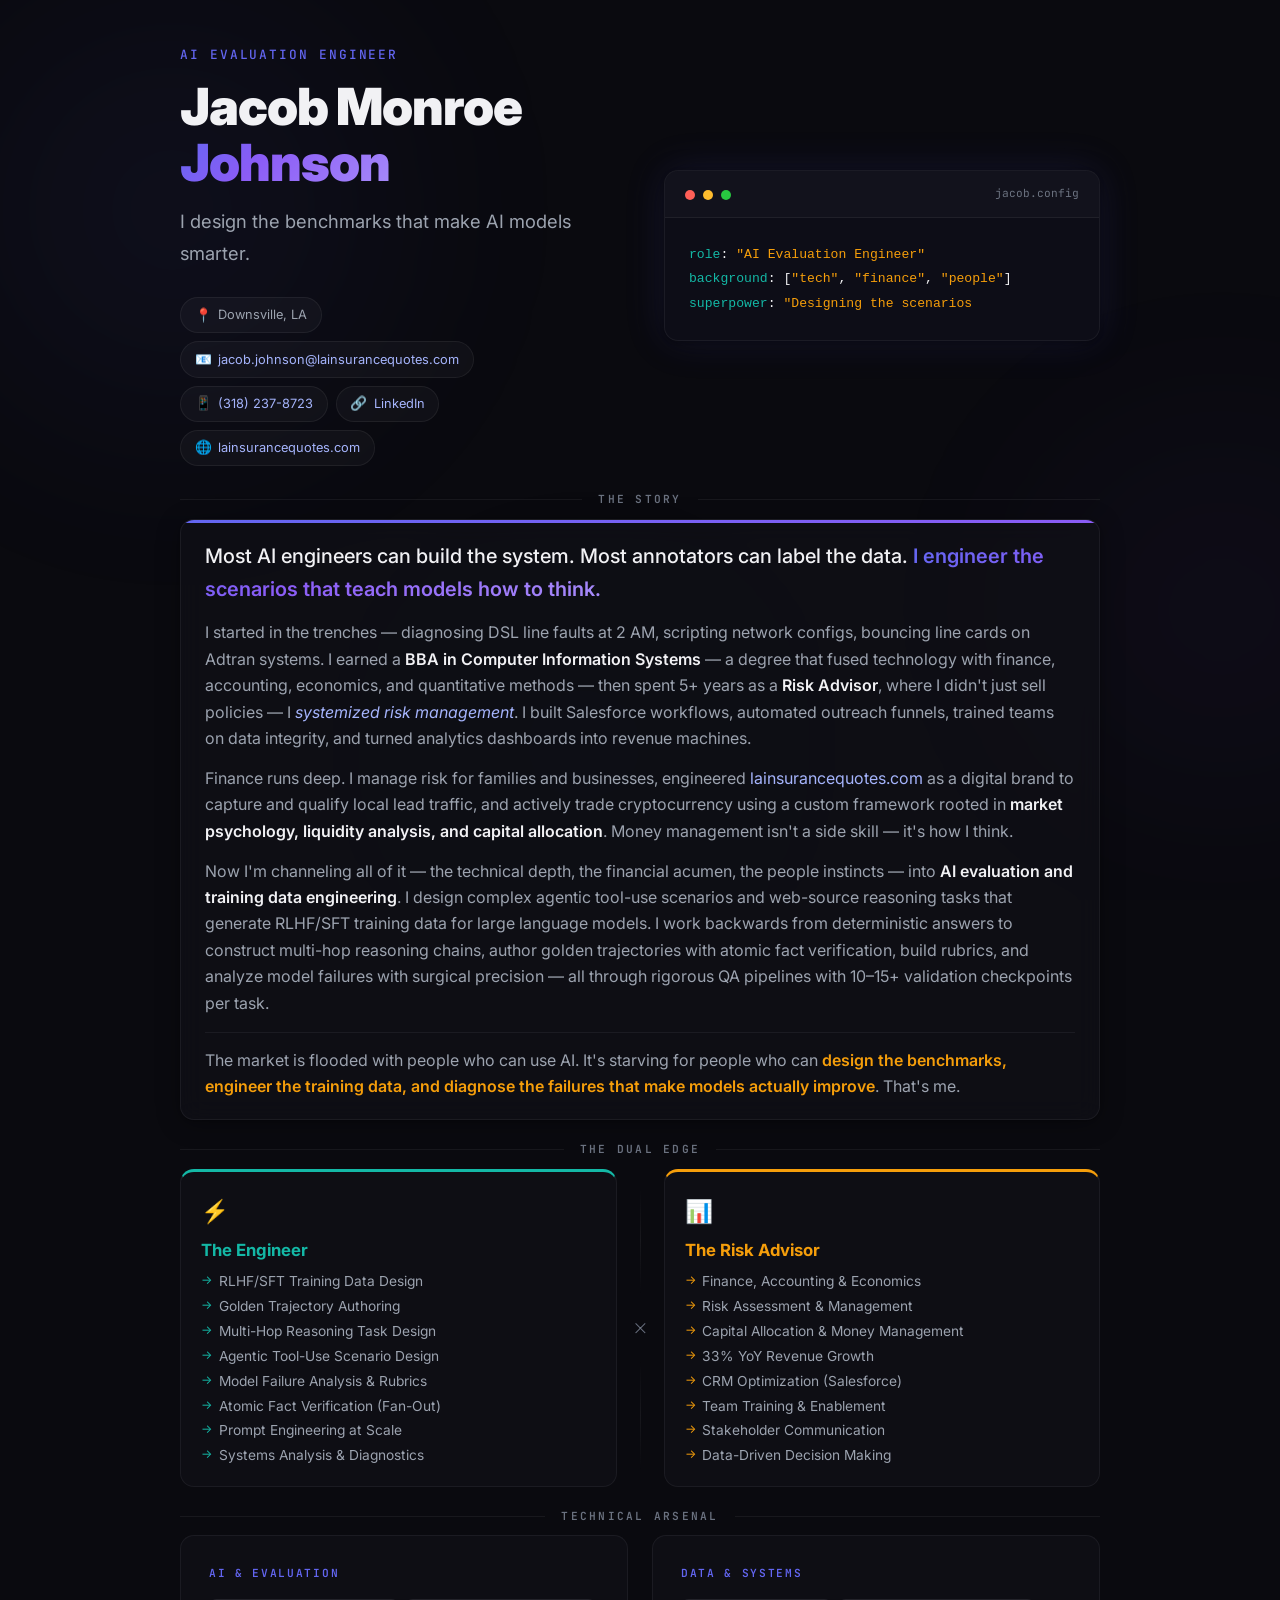
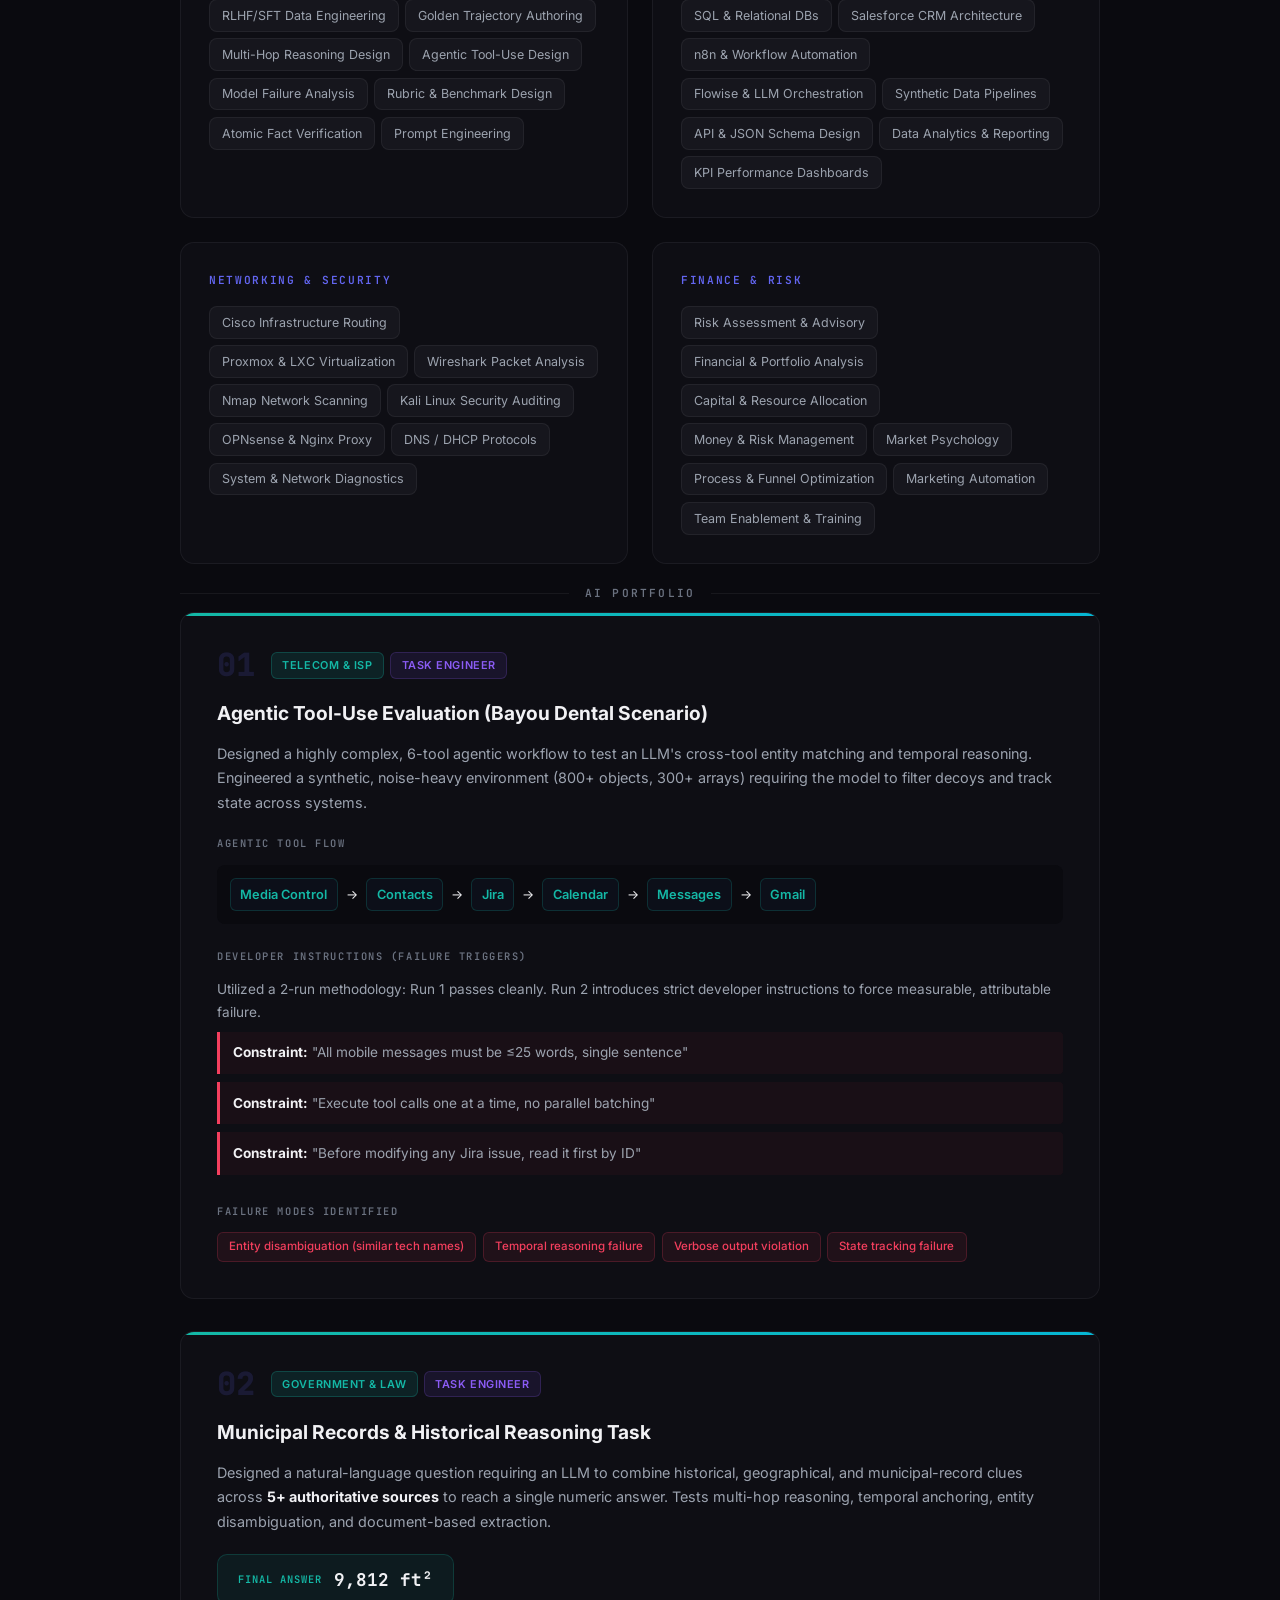
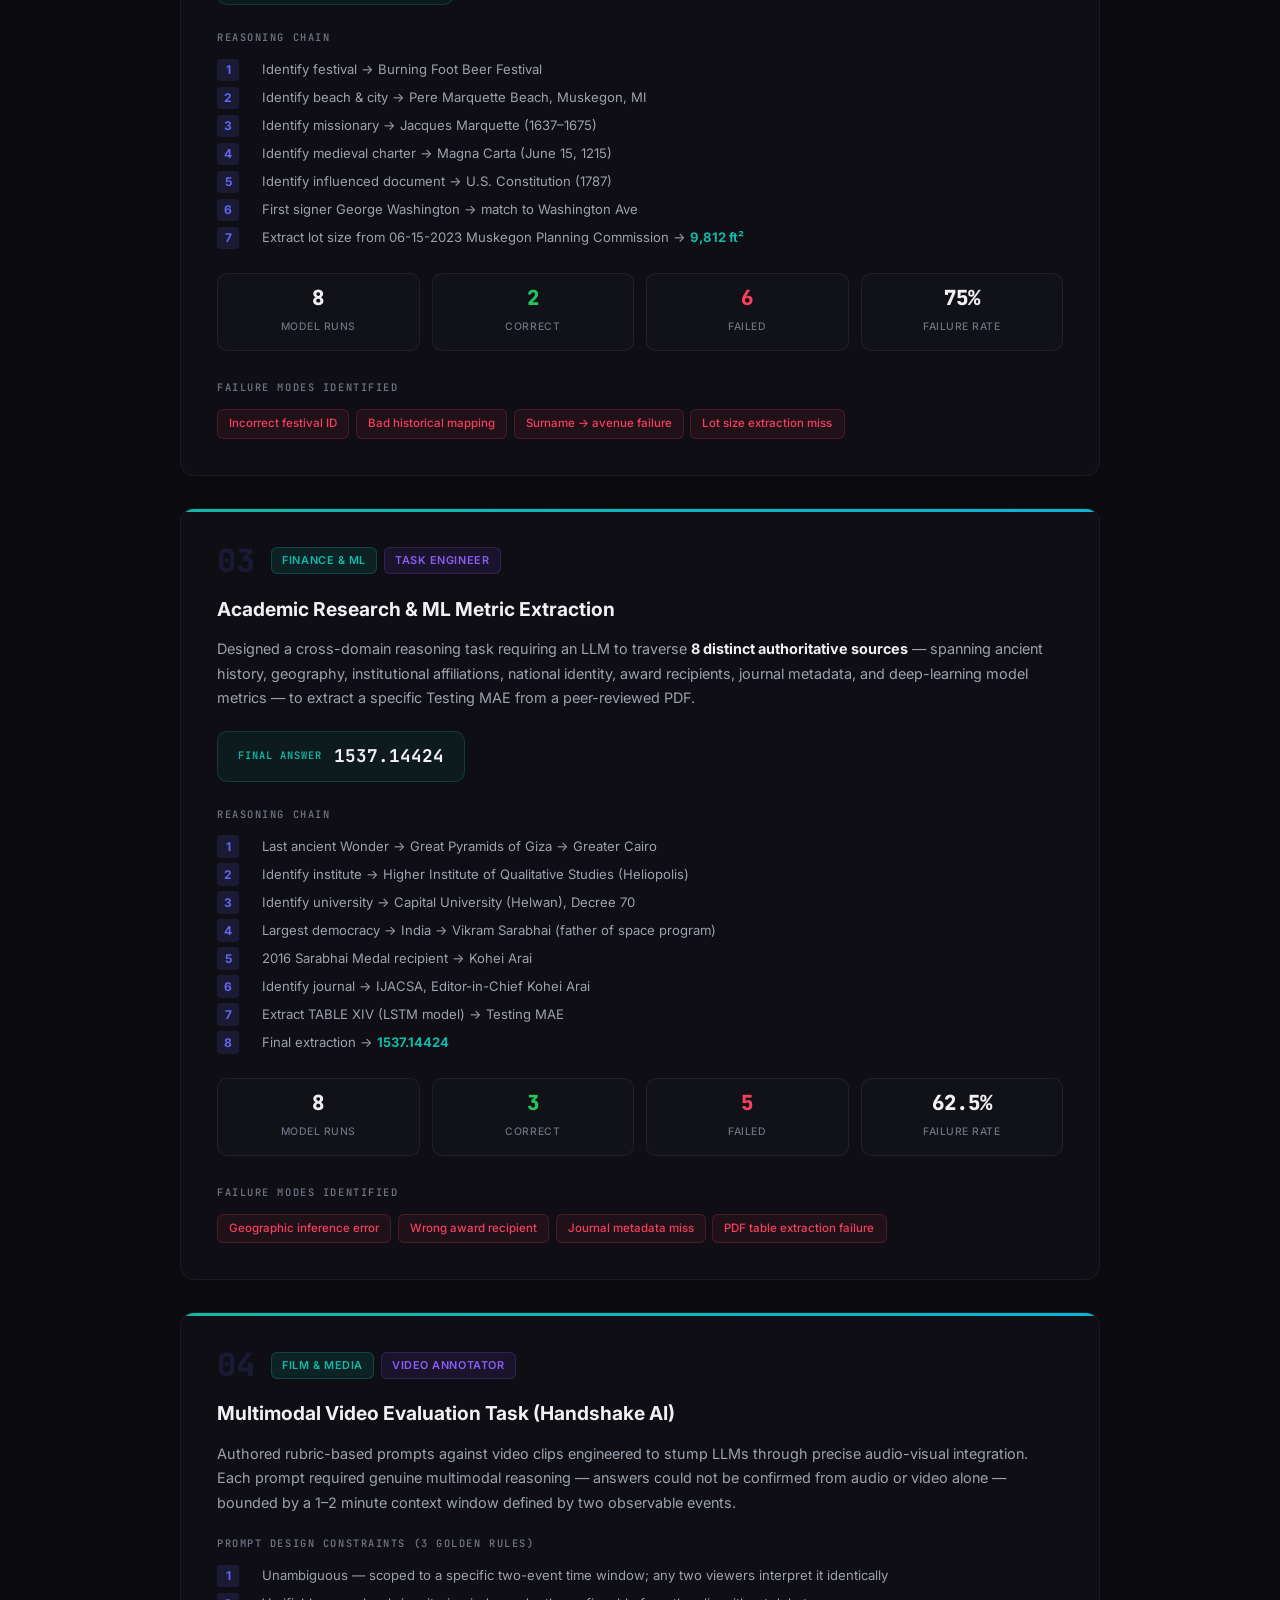
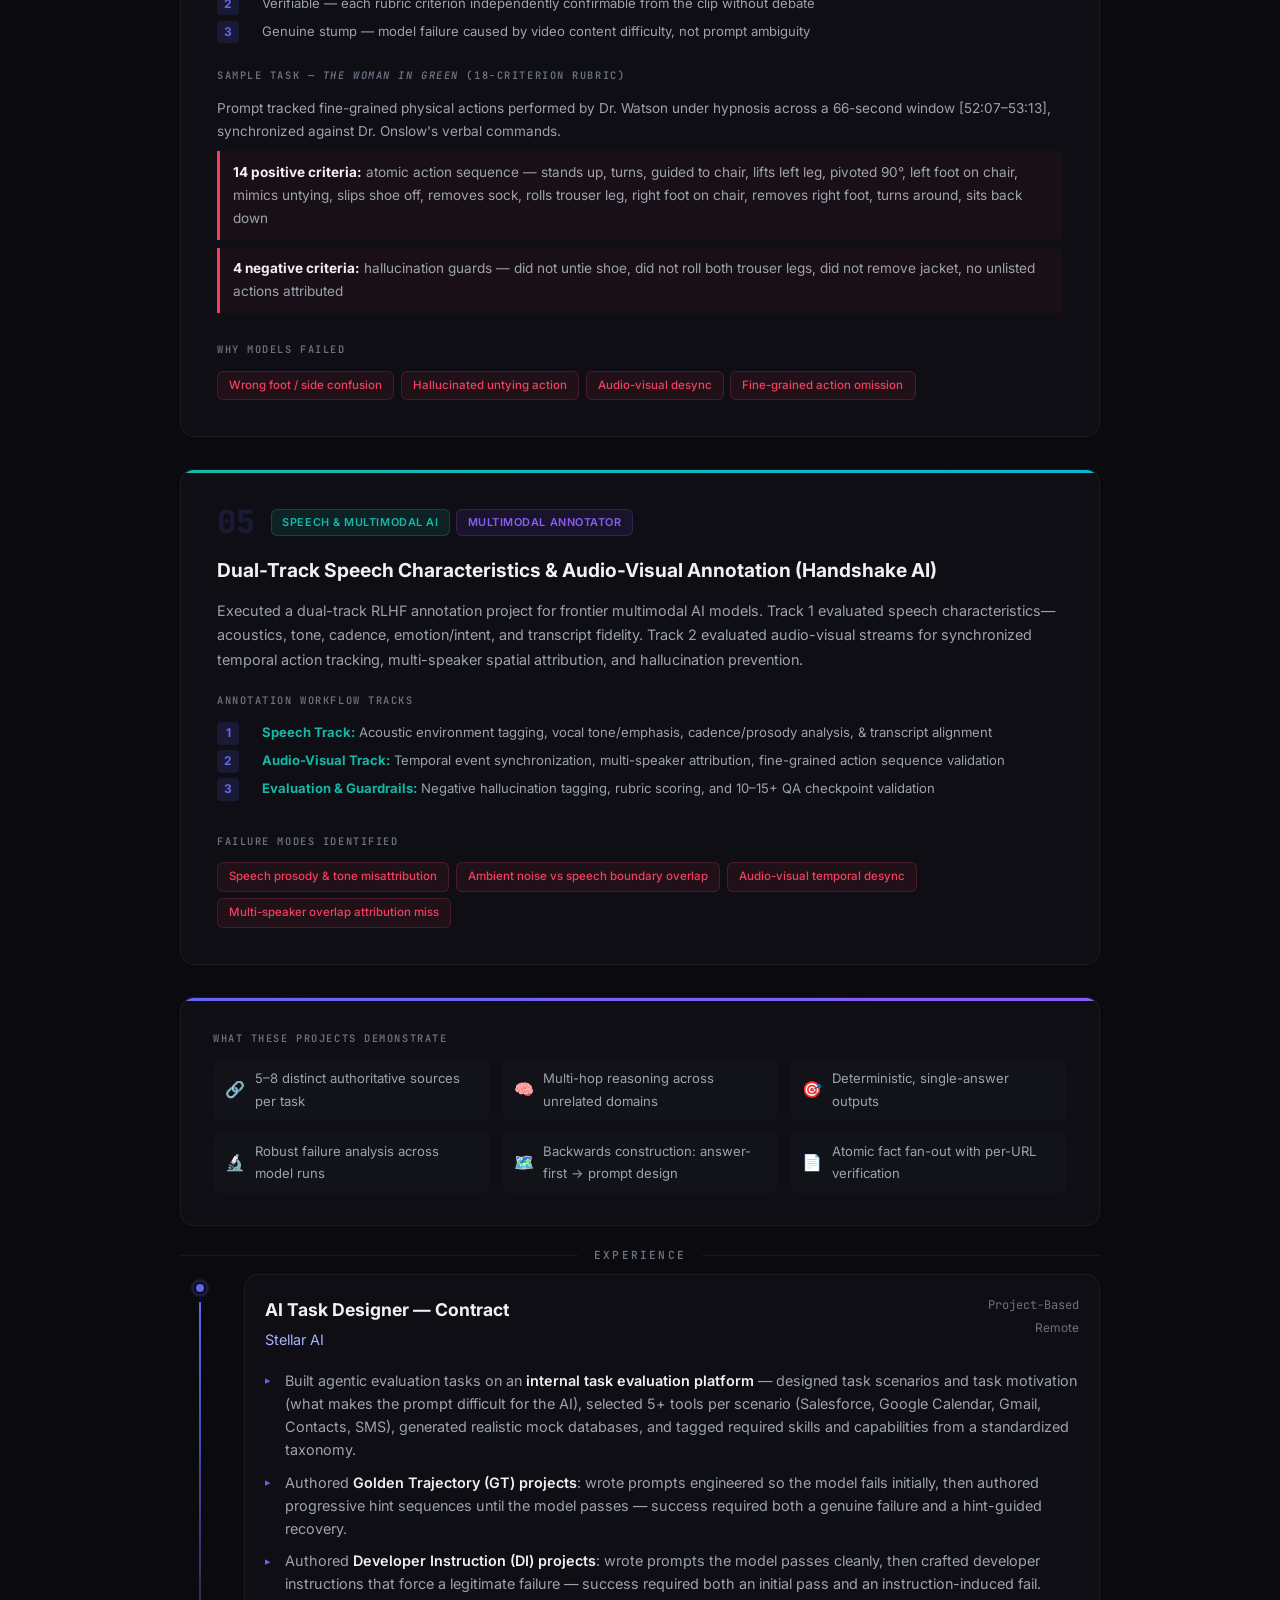
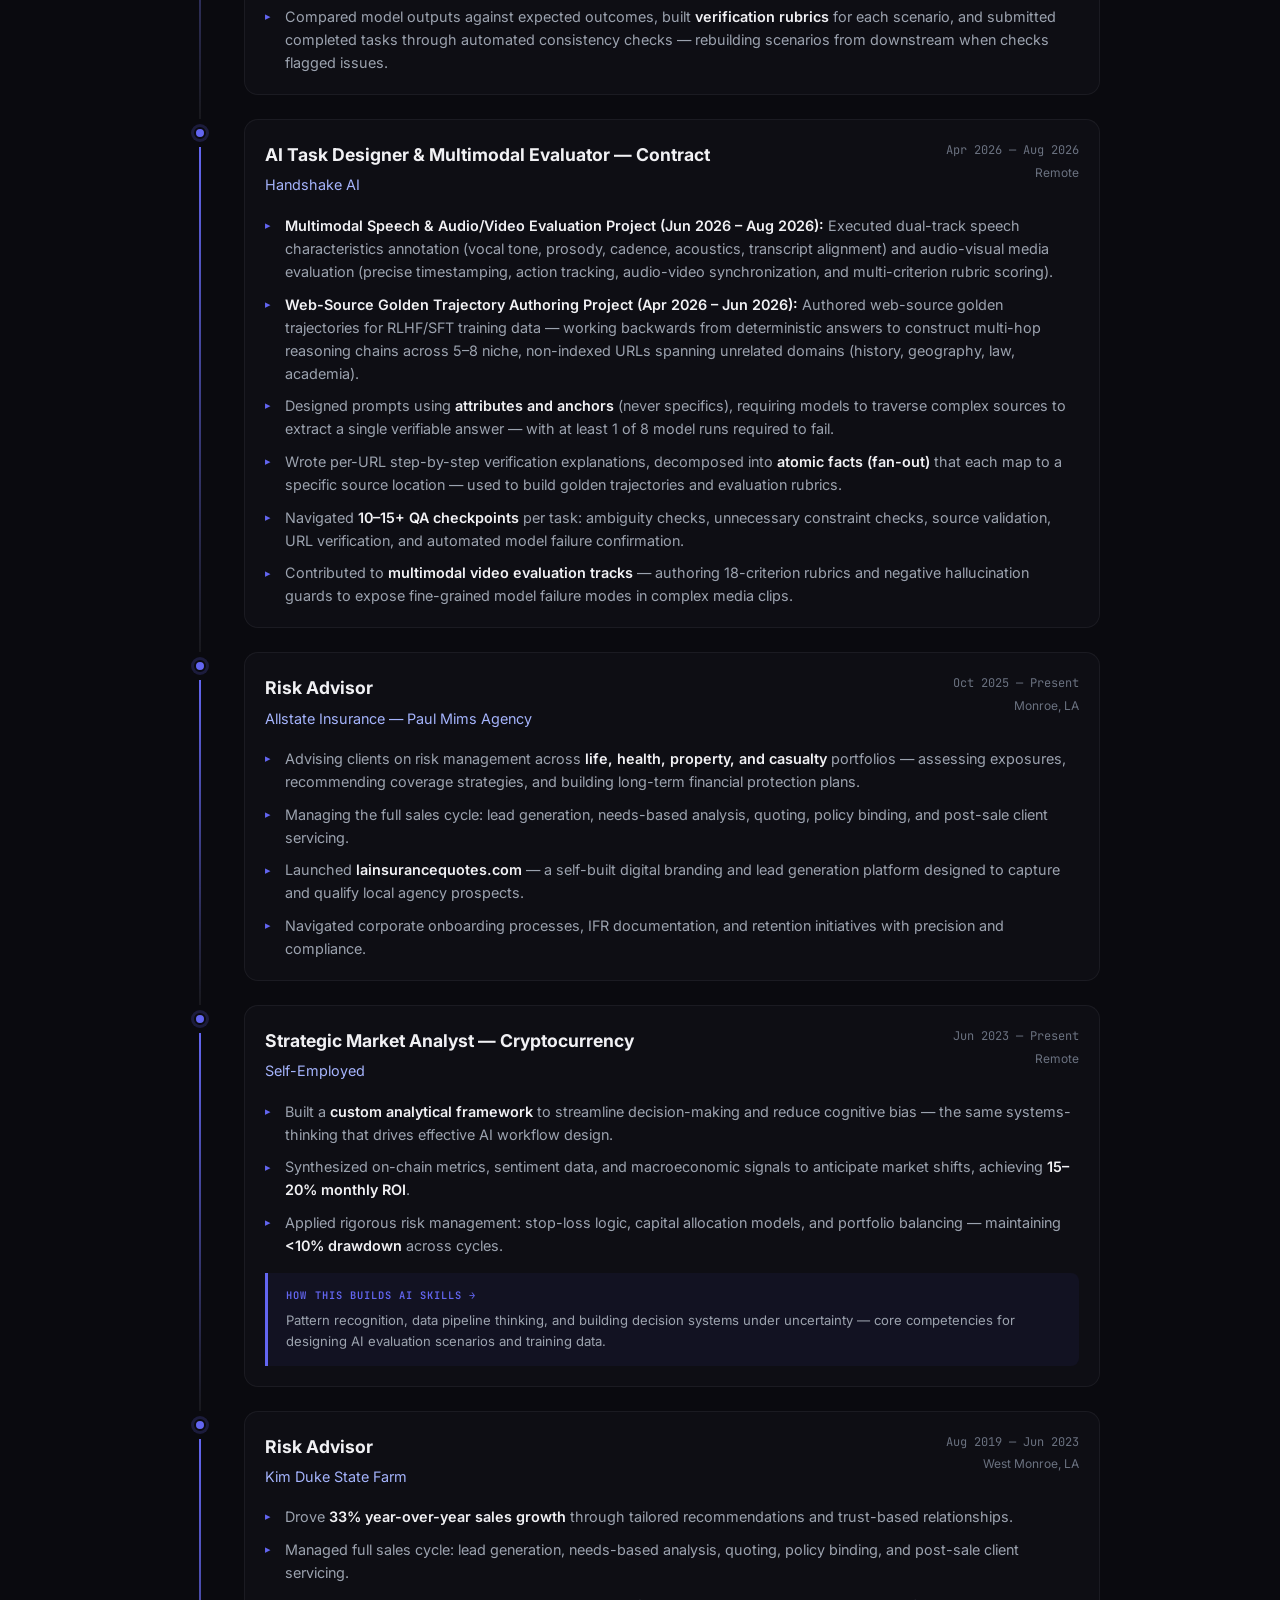
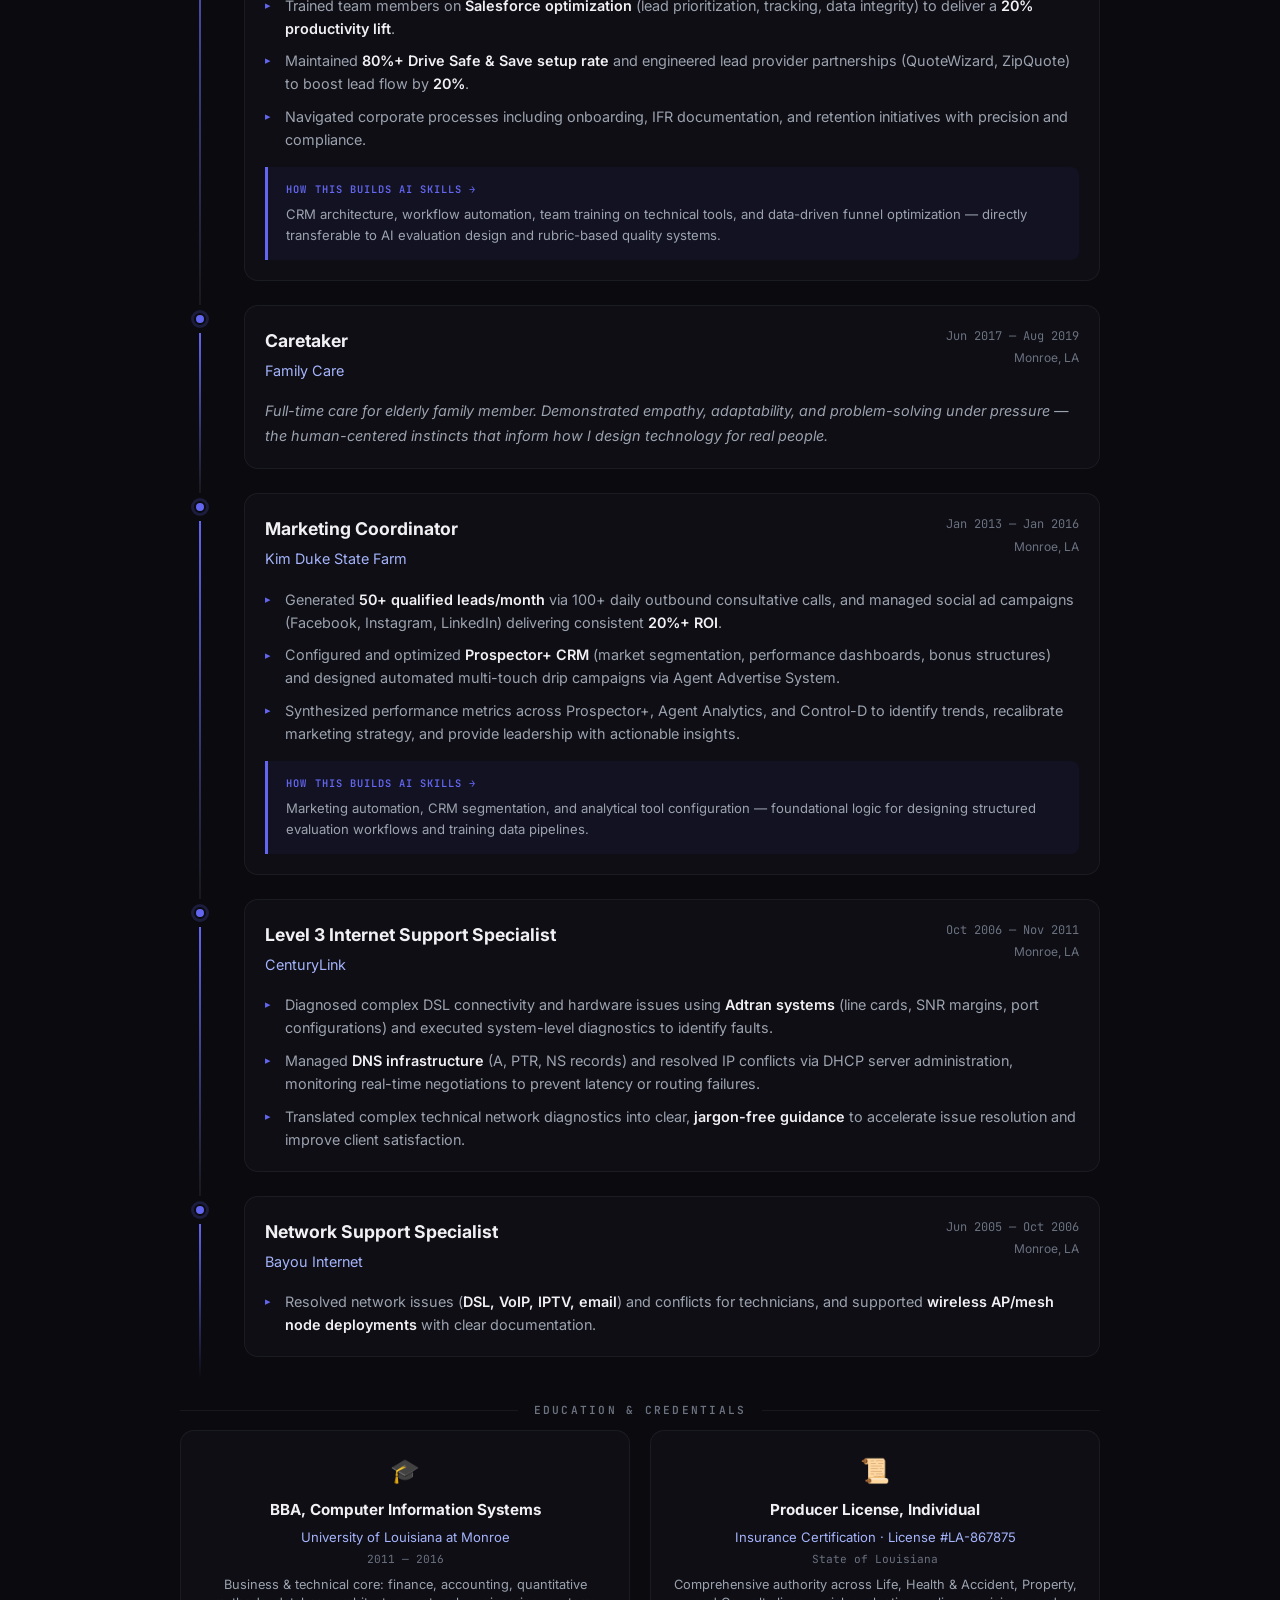
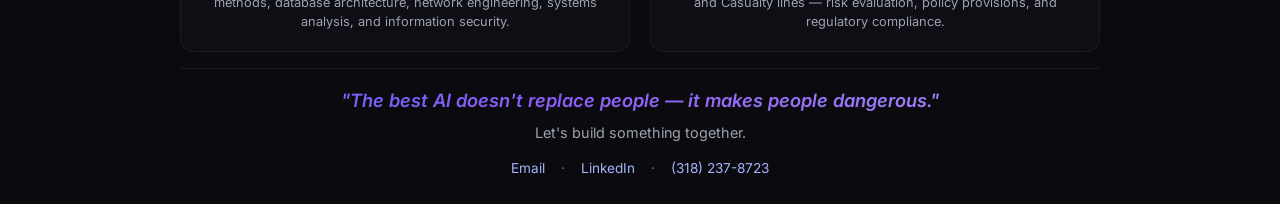
<file: index.html>
<!DOCTYPE html>
<html lang="en">
<head>
    <meta charset="UTF-8">
    <meta name="viewport" content="width=device-width, initial-scale=1.0">
    <meta name="description" content="Jacob Monroe Johnson — AI Evaluation Engineer specializing in RLHF/SFT training data design, golden trajectory authoring, and model failure analysis. Deep finance, risk management, and technical expertise.">
    <title>Jacob Monroe Johnson | AI Evaluation Engineer</title>
    <link rel="preconnect" href="https://fonts.googleapis.com">
    <link rel="preconnect" href="https://fonts.gstatic.com" crossorigin>
    <link href="https://fonts.googleapis.com/css2?family=Inter:wght@300;400;500;600;700;800;900&family=JetBrains+Mono:wght@400;500;600&display=swap" rel="stylesheet">
    <link rel="stylesheet" href="style.css?v=18">
</head>
<body>

    <!-- Ambient background -->
    <div class="ambient-bg">
        <div class="orb orb-1"></div>
        <div class="orb orb-2"></div>
        <div class="orb orb-3"></div>
    </div>

    <div class="resume-container">

        <!-- ═══════════════════════════════════════════ HEADER ═══════════════════════════════════════════ -->
        <header class="hero" id="hero-section">
            <div class="hero-content">
                <div class="name-block">
                    <p class="tagline-above">AI Evaluation Engineer</p>
                    <h1 class="name">Jacob Monroe <span class="name-accent">Johnson</span></h1>
                    <p class="subtitle">I design the benchmarks that make AI models smarter.</p>
                </div>

                <div class="hero-meta">
                    <div class="meta-pill">
                        <span class="pill-icon">📍</span>
                        <span>Downsville, LA</span>
                    </div>
                    <div class="meta-pill">
                        <span class="pill-icon">📧</span>
                        <a href="mailto:jacob.johnson@lainsurancequotes.com">jacob.johnson@lainsurancequotes.com</a>
                    </div>
                    <div class="meta-pill">
                        <span class="pill-icon">📱</span>
                        <a href="tel:+13182378723">(318) 237-8723</a>
                    </div>
                    <div class="meta-pill">
                        <span class="pill-icon">🔗</span>
                        <a href="https://www.linkedin.com/in/jacob-monroe-johnson-15b532a5" target="_blank">LinkedIn</a>
                    </div>
                    <div class="meta-pill">
                        <span class="pill-icon">🌐</span>
                        <a href="https://lainsurancequotes.com" target="_blank">lainsurancequotes.com</a>
                    </div>
                </div>
            </div>
            <div class="hero-visual">
                <div class="code-window">
                    <div class="code-header">
                        <span class="dot red"></span>
                        <span class="dot yellow"></span>
                        <span class="dot green"></span>
                        <span class="code-title">jacob.config</span>
                    </div>
                    <pre class="code-body"><code><span class="code-key">role</span>: <span class="code-str">"AI Evaluation Engineer"</span>
<span class="code-key">background</span>: [<span class="code-str">"tech"</span>, <span class="code-str">"finance"</span>, <span class="code-str">"people"</span>]
<span class="code-key">superpower</span>: <span class="code-str">"Designing the scenarios
  that break AI models —
  then teaching them to win"</span>
<span class="code-key">status</span>: <span class="code-val">building</span><span class="cursor-blink">|</span></code></pre>
                </div>
            </div>
        </header>

        <!-- ═══════════════════════════════════════════ NARRATIVE ═══════════════════════════════════════════ -->
        <section class="narrative-section" id="narrative">
            <div class="section-label">
                <span class="label-line"></span>
                <span class="label-text">THE STORY</span>
                <span class="label-line"></span>
            </div>
            <div class="narrative-card">
                <p class="narrative-lead">Most AI engineers can build the system. Most annotators can label the data. <strong>I engineer the scenarios that teach models how to think.</strong></p>
                <p>I started in the trenches — diagnosing DSL line faults at 2 AM, scripting network configs, bouncing line cards on Adtran systems. I earned a <strong>BBA in Computer Information Systems</strong> — a degree that fused technology with finance, accounting, economics, and quantitative methods — then spent 5+ years as a <strong>Risk Advisor</strong>, where I didn't just sell policies — I <em>systemized risk management</em>. I built Salesforce workflows, automated outreach funnels, trained teams on data integrity, and turned analytics dashboards into revenue machines.</p>
                <p>Finance runs deep. I manage risk for families and businesses, engineered <a href="https://lainsurancequotes.com" target="_blank">lainsurancequotes.com</a> as a digital brand to capture and qualify local lead traffic, and actively trade cryptocurrency using a custom framework rooted in <strong>market psychology, liquidity analysis, and capital allocation</strong>. Money management isn't a side skill — it's how I think.</p>
                <p>Now I'm channeling all of it — the technical depth, the financial acumen, the people instincts — into <strong>AI evaluation and training data engineering</strong>. I design complex agentic tool-use scenarios and web-source reasoning tasks that generate RLHF/SFT training data for large language models. I work backwards from deterministic answers to construct multi-hop reasoning chains, author golden trajectories with atomic fact verification, build rubrics, and analyze model failures with surgical precision — all through rigorous QA pipelines with 10–15+ validation checkpoints per task.</p>
                <p class="narrative-closer">The market is flooded with people who can use AI. It's starving for people who can <strong>design the benchmarks, engineer the training data, and diagnose the failures that make models actually improve</strong>. That's me.</p>
            </div>
        </section>

        <!-- ═══════════════════════════════════════════ DUAL IDENTITY ═══════════════════════════════════════════ -->
        <section class="duality-section" id="duality">
            <div class="section-label">
                <span class="label-line"></span>
                <span class="label-text">THE DUAL EDGE</span>
                <span class="label-line"></span>
            </div>
            <div class="duality-grid">
                <div class="duality-card tech-card">
                    <div class="card-icon">⚡</div>
                    <h3>The Engineer</h3>
                    <ul>
                        <li>RLHF/SFT Training Data Design</li>
                        <li>Golden Trajectory Authoring</li>
                        <li>Multi-Hop Reasoning Task Design</li>
                        <li>Agentic Tool-Use Scenario Design</li>
                        <li>Model Failure Analysis & Rubrics</li>
                        <li>Atomic Fact Verification (Fan-Out)</li>
                        <li>Prompt Engineering at Scale</li>
                        <li>Systems Analysis & Diagnostics</li>
                    </ul>
                </div>
                <div class="duality-divider">
                    <div class="divider-line"></div>
                    <span class="divider-symbol">×</span>
                    <div class="divider-line"></div>
                </div>
                <div class="duality-card people-card">
                    <div class="card-icon">📊</div>
                    <h3>The Risk Advisor</h3>
                    <ul>
                        <li>Finance, Accounting & Economics</li>
                        <li>Risk Assessment & Management</li>
                        <li>Capital Allocation & Money Management</li>
                        <li>33% YoY Revenue Growth</li>
                        <li>CRM Optimization (Salesforce)</li>
                        <li>Team Training & Enablement</li>
                        <li>Stakeholder Communication</li>
                        <li>Data-Driven Decision Making</li>
                    </ul>
                </div>
            </div>
        </section>

        <!-- ═══════════════════════════════════════════ SKILLS MATRIX ═══════════════════════════════════════════ -->
        <section class="skills-section" id="skills">
            <div class="section-label">
                <span class="label-line"></span>
                <span class="label-text">TECHNICAL ARSENAL</span>
                <span class="label-line"></span>
            </div>
            <div class="skills-grid">
                <div class="skill-group">
                    <h4 class="skill-category">AI & Evaluation</h4>
                    <div class="skill-tags">
                        <span class="skill-tag">RLHF/SFT Data Engineering</span>
                        <span class="skill-tag">Golden Trajectory Authoring</span>
                        <span class="skill-tag">Multi-Hop Reasoning Design</span>
                        <span class="skill-tag">Agentic Tool-Use Design</span>
                        <span class="skill-tag">Model Failure Analysis</span>
                        <span class="skill-tag">Rubric & Benchmark Design</span>
                        <span class="skill-tag">Atomic Fact Verification</span>
                        <span class="skill-tag">Prompt Engineering</span>
                    </div>
                </div>
                <div class="skill-group">
                    <h4 class="skill-category">Data & Systems</h4>
                    <div class="skill-tags">
                        <span class="skill-tag">SQL & Relational DBs</span>
                        <span class="skill-tag">Salesforce CRM Architecture</span>
                        <span class="skill-tag">n8n & Workflow Automation</span>
                        <span class="skill-tag">Flowise & LLM Orchestration</span>
                        <span class="skill-tag">Synthetic Data Pipelines</span>
                        <span class="skill-tag">API & JSON Schema Design</span>
                        <span class="skill-tag">Data Analytics & Reporting</span>
                        <span class="skill-tag">KPI Performance Dashboards</span>
                    </div>
                </div>
                <div class="skill-group">
                    <h4 class="skill-category">Networking & Security</h4>
                    <div class="skill-tags">
                        <span class="skill-tag">Cisco Infrastructure Routing</span>
                        <span class="skill-tag">Proxmox & LXC Virtualization</span>
                        <span class="skill-tag">Wireshark Packet Analysis</span>
                        <span class="skill-tag">Nmap Network Scanning</span>
                        <span class="skill-tag">Kali Linux Security Auditing</span>
                        <span class="skill-tag">OPNsense & Nginx Proxy</span>
                        <span class="skill-tag">DNS / DHCP Protocols</span>
                        <span class="skill-tag">System & Network Diagnostics</span>
                    </div>
                </div>
                <div class="skill-group">
                    <h4 class="skill-category">Finance & Risk</h4>
                    <div class="skill-tags">
                        <span class="skill-tag">Risk Assessment & Advisory</span>
                        <span class="skill-tag">Financial & Portfolio Analysis</span>
                        <span class="skill-tag">Capital & Resource Allocation</span>
                        <span class="skill-tag">Money & Risk Management</span>
                        <span class="skill-tag">Market Psychology</span>
                        <span class="skill-tag">Process & Funnel Optimization</span>
                        <span class="skill-tag">Marketing Automation</span>
                        <span class="skill-tag">Team Enablement & Training</span>
                    </div>
                </div>
            </div>
        </section>

        <!-- ═══════════════════════════════════════════ PROJECTS ═══════════════════════════════════════════ -->
        <section class="projects-section" id="projects">
            <div class="section-label">
                <span class="label-line"></span>
                <span class="label-text">AI PORTFOLIO</span>
                <span class="label-line"></span>
            </div>

            <div class="projects-grid">

                <!-- Project 1 (Agentic) -->
                <div class="project-card">
                    <div class="project-header">
                        <span class="project-number">01</span>
                        <div class="project-badges">
                            <span class="project-badge domain">Telecom & ISP</span>
                            <span class="project-badge role">Task Engineer</span>
                        </div>
                    </div>
                    <h3 class="project-title">Agentic Tool-Use Evaluation (Bayou Dental Scenario)</h3>
                    <p class="project-desc">Designed a highly complex, 6-tool agentic workflow to test an LLM's cross-tool entity matching and temporal reasoning. Engineered a synthetic, noise-heavy environment (800+ objects, 300+ arrays) requiring the model to filter decoys and track state across systems.</p>
                    
                    <div class="reasoning-chain">
                        <h4 class="chain-title">Agentic Tool Flow</h4>
                        <div class="tool-flow">
                            <span class="tool-step">Media Control</span>
                            <span class="tool-arrow">→</span>
                            <span class="tool-step">Contacts</span>
                            <span class="tool-arrow">→</span>
                            <span class="tool-step">Jira</span>
                            <span class="tool-arrow">→</span>
                            <span class="tool-step">Calendar</span>
                            <span class="tool-arrow">→</span>
                            <span class="tool-step">Messages</span>
                            <span class="tool-arrow">→</span>
                            <span class="tool-step">Gmail</span>
                        </div>
                    </div>

                    <div class="di-section">
                        <h4 class="chain-title">Developer Instructions (Failure Triggers)</h4>
                        <p class="project-desc" style="margin-bottom: 0.5rem; font-size: 0.85rem;">Utilized a 2-run methodology: Run 1 passes cleanly. Run 2 introduces strict developer instructions to force measurable, attributable failure.</p>
                        <div class="di-list">
                            <div class="di-item"><strong>Constraint:</strong> "All mobile messages must be ≤25 words, single sentence"</div>
                            <div class="di-item"><strong>Constraint:</strong> "Execute tool calls one at a time, no parallel batching"</div>
                            <div class="di-item"><strong>Constraint:</strong> "Before modifying any Jira issue, read it first by ID"</div>
                        </div>
                    </div>

                    <div class="failure-modes">
                        <h4 class="chain-title">Failure Modes Identified</h4>
                        <div class="failure-tags">
                            <span class="failure-tag">Entity disambiguation (similar tech names)</span>
                            <span class="failure-tag">Temporal reasoning failure</span>
                            <span class="failure-tag">Verbose output violation</span>
                            <span class="failure-tag">State tracking failure</span>
                        </div>
                    </div>
                </div>

                <!-- Project 2 -->
                <div class="project-card">
                    <div class="project-header">
                        <span class="project-number">02</span>
                        <div class="project-badges">
                            <span class="project-badge domain">Government & Law</span>
                            <span class="project-badge role">Task Engineer</span>
                        </div>
                    </div>
                    <h3 class="project-title">Municipal Records & Historical Reasoning Task</h3>
                    <p class="project-desc">Designed a natural-language question requiring an LLM to combine historical, geographical, and municipal-record clues across <strong>5+ authoritative sources</strong> to reach a single numeric answer. Tests multi-hop reasoning, temporal anchoring, entity disambiguation, and document-based extraction.</p>
                    
                    <div class="project-answer">
                        <span class="answer-label">Final Answer</span>
                        <span class="answer-value">9,812 ft²</span>
                    </div>

                    <div class="reasoning-chain">
                        <h4 class="chain-title">Reasoning Chain</h4>
                        <div class="chain-steps">
                            <div class="chain-step"><span class="step-num">1</span><span>Identify festival → Burning Foot Beer Festival</span></div>
                            <div class="chain-step"><span class="step-num">2</span><span>Identify beach & city → Pere Marquette Beach, Muskegon, MI</span></div>
                            <div class="chain-step"><span class="step-num">3</span><span>Identify missionary → Jacques Marquette (1637–1675)</span></div>
                            <div class="chain-step"><span class="step-num">4</span><span>Identify medieval charter → Magna Carta (June 15, 1215)</span></div>
                            <div class="chain-step"><span class="step-num">5</span><span>Identify influenced document → U.S. Constitution (1787)</span></div>
                            <div class="chain-step"><span class="step-num">6</span><span>First signer George Washington → match to Washington Ave</span></div>
                            <div class="chain-step"><span class="step-num">7</span><span>Extract lot size from 06-15-2023 Muskegon Planning Commission → <strong>9,812 ft²</strong></span></div>
                        </div>
                    </div>

                    <div class="project-results">
                        <div class="result-stat">
                            <span class="stat-value">8</span>
                            <span class="stat-label">Model Runs</span>
                        </div>
                        <div class="result-stat">
                            <span class="stat-value success">2</span>
                            <span class="stat-label">Correct</span>
                        </div>
                        <div class="result-stat">
                            <span class="stat-value fail">6</span>
                            <span class="stat-label">Failed</span>
                        </div>
                        <div class="result-stat">
                            <span class="stat-value">75%</span>
                            <span class="stat-label">Failure Rate</span>
                        </div>
                    </div>

                    <div class="failure-modes">
                        <h4 class="chain-title">Failure Modes Identified</h4>
                        <div class="failure-tags">
                            <span class="failure-tag">Incorrect festival ID</span>
                            <span class="failure-tag">Bad historical mapping</span>
                            <span class="failure-tag">Surname → avenue failure</span>
                            <span class="failure-tag">Lot size extraction miss</span>
                        </div>
                    </div>
                </div>

                <!-- Project 3 -->
                <div class="project-card">
                    <div class="project-header">
                        <span class="project-number">03</span>
                        <div class="project-badges">
                            <span class="project-badge domain">Finance & ML</span>
                            <span class="project-badge role">Task Engineer</span>
                        </div>
                    </div>
                    <h3 class="project-title">Academic Research & ML Metric Extraction</h3>
                    <p class="project-desc">Designed a cross-domain reasoning task requiring an LLM to traverse <strong>8 distinct authoritative sources</strong> — spanning ancient history, geography, institutional affiliations, national identity, award recipients, journal metadata, and deep-learning model metrics — to extract a specific Testing MAE from a peer-reviewed PDF.</p>
                    
                    <div class="project-answer">
                        <span class="answer-label">Final Answer</span>
                        <span class="answer-value">1537.14424</span>
                    </div>

                    <div class="reasoning-chain">
                        <h4 class="chain-title">Reasoning Chain</h4>
                        <div class="chain-steps">
                            <div class="chain-step"><span class="step-num">1</span><span>Last ancient Wonder → Great Pyramids of Giza → Greater Cairo</span></div>
                            <div class="chain-step"><span class="step-num">2</span><span>Identify institute → Higher Institute of Qualitative Studies (Heliopolis)</span></div>
                            <div class="chain-step"><span class="step-num">3</span><span>Identify university → Capital University (Helwan), Decree 70</span></div>
                            <div class="chain-step"><span class="step-num">4</span><span>Largest democracy → India → Vikram Sarabhai (father of space program)</span></div>
                            <div class="chain-step"><span class="step-num">5</span><span>2016 Sarabhai Medal recipient → Kohei Arai</span></div>
                            <div class="chain-step"><span class="step-num">6</span><span>Identify journal → IJACSA, Editor-in-Chief Kohei Arai</span></div>
                            <div class="chain-step"><span class="step-num">7</span><span>Extract TABLE XIV (LSTM model) → Testing MAE</span></div>
                            <div class="chain-step"><span class="step-num">8</span><span>Final extraction → <strong>1537.14424</strong></span></div>
                        </div>
                    </div>

                    <div class="project-results">
                        <div class="result-stat">
                            <span class="stat-value">8</span>
                            <span class="stat-label">Model Runs</span>
                        </div>
                        <div class="result-stat">
                            <span class="stat-value success">3</span>
                            <span class="stat-label">Correct</span>
                        </div>
                        <div class="result-stat">
                            <span class="stat-value fail">5</span>
                            <span class="stat-label">Failed</span>
                        </div>
                        <div class="result-stat">
                            <span class="stat-value">62.5%</span>
                            <span class="stat-label">Failure Rate</span>
                        </div>
                    </div>

                    <div class="failure-modes">
                        <h4 class="chain-title">Failure Modes Identified</h4>
                        <div class="failure-tags">
                            <span class="failure-tag">Geographic inference error</span>
                            <span class="failure-tag">Wrong award recipient</span>
                            <span class="failure-tag">Journal metadata miss</span>
                            <span class="failure-tag">PDF table extraction failure</span>
                        </div>
                    </div>
                </div>

                <!-- Project 4 -->
                <div class="project-card">
                    <div class="project-header">
                        <span class="project-number">04</span>
                        <div class="project-badges">
                            <span class="project-badge domain">Film & Media</span>
                            <span class="project-badge role">Video Annotator</span>
                        </div>
                    </div>
                    <h3 class="project-title">Multimodal Video Evaluation Task (Handshake AI)</h3>
                    <p class="project-desc">Authored rubric-based prompts against video clips engineered to stump LLMs through precise audio-visual integration. Each prompt required genuine multimodal reasoning — answers could not be confirmed from audio or video alone — bounded by a 1–2 minute context window defined by two observable events.</p>

                    <div class="reasoning-chain">
                        <h4 class="chain-title">Prompt Design Constraints (3 Golden Rules)</h4>
                        <div class="chain-steps">
                            <div class="chain-step"><span class="step-num">1</span><span>Unambiguous — scoped to a specific two-event time window; any two viewers interpret it identically</span></div>
                            <div class="chain-step"><span class="step-num">2</span><span>Verifiable — each rubric criterion independently confirmable from the clip without debate</span></div>
                            <div class="chain-step"><span class="step-num">3</span><span>Genuine stump — model failure caused by video content difficulty, not prompt ambiguity</span></div>
                        </div>
                    </div>

                    <div class="di-section">
                        <h4 class="chain-title">Sample Task — <em>The Woman in Green</em> (18-Criterion Rubric)</h4>
                        <p class="project-desc" style="margin-bottom: 0.5rem; font-size: 0.85rem;">Prompt tracked fine-grained physical actions performed by Dr. Watson under hypnosis across a 66-second window [52:07–53:13], synchronized against Dr. Onslow's verbal commands.</p>
                        <div class="di-list">
                            <div class="di-item"><strong>14 positive criteria:</strong> atomic action sequence — stands up, turns, guided to chair, lifts left leg, pivoted 90°, left foot on chair, mimics untying, slips shoe off, removes sock, rolls trouser leg, right foot on chair, removes right foot, turns around, sits back down</div>
                            <div class="di-item"><strong>4 negative criteria:</strong> hallucination guards — did not untie shoe, did not roll both trouser legs, did not remove jacket, no unlisted actions attributed</div>
                        </div>
                    </div>

                    <div class="failure-modes">
                        <h4 class="chain-title">Why Models Failed</h4>
                        <div class="failure-tags">
                            <span class="failure-tag">Wrong foot / side confusion</span>
                            <span class="failure-tag">Hallucinated untying action</span>
                            <span class="failure-tag">Audio-visual desync</span>
                            <span class="failure-tag">Fine-grained action omission</span>
                        </div>
                    </div>
                </div>

                <!-- Project 5 -->
                <div class="project-card">
                    <div class="project-header">
                        <span class="project-number">05</span>
                        <div class="project-badges">
                            <span class="project-badge domain">Speech & Multimodal AI</span>
                            <span class="project-badge role">Multimodal Annotator</span>
                        </div>
                    </div>
                    <h3 class="project-title">Dual-Track Speech Characteristics & Audio-Visual Annotation (Handshake AI)</h3>
                    <p class="project-desc">Executed a dual-track RLHF annotation project for frontier multimodal AI models. Track 1 evaluated speech characteristics—acoustics, tone, cadence, emotion/intent, and transcript fidelity. Track 2 evaluated audio-visual streams for synchronized temporal action tracking, multi-speaker spatial attribution, and hallucination prevention.</p>

                    <div class="reasoning-chain">
                        <h4 class="chain-title">Annotation Workflow Tracks</h4>
                        <div class="chain-steps">
                            <div class="chain-step"><span class="step-num">1</span><span><strong>Speech Track:</strong> Acoustic environment tagging, vocal tone/emphasis, cadence/prosody analysis, & transcript alignment</span></div>
                            <div class="chain-step"><span class="step-num">2</span><span><strong>Audio-Visual Track:</strong> Temporal event synchronization, multi-speaker attribution, fine-grained action sequence validation</span></div>
                            <div class="chain-step"><span class="step-num">3</span><span><strong>Evaluation & Guardrails:</strong> Negative hallucination tagging, rubric scoring, and 10–15+ QA checkpoint validation</span></div>
                        </div>
                    </div>

                    <div class="failure-modes">
                        <h4 class="chain-title">Failure Modes Identified</h4>
                        <div class="failure-tags">
                            <span class="failure-tag">Speech prosody & tone misattribution</span>
                            <span class="failure-tag">Ambient noise vs speech boundary overlap</span>
                            <span class="failure-tag">Audio-visual temporal desync</span>
                            <span class="failure-tag">Multi-speaker overlap attribution miss</span>
                        </div>
                    </div>
                </div>

            </div>

            <!-- Portfolio summary -->
            <div class="portfolio-summary">
                <h4 class="chain-title">What These Projects Demonstrate</h4>
                <div class="summary-capabilities">
                    <div class="capability"><span class="cap-icon">🔗</span><span>5–8 distinct authoritative sources per task</span></div>
                    <div class="capability"><span class="cap-icon">🧠</span><span>Multi-hop reasoning across unrelated domains</span></div>
                    <div class="capability"><span class="cap-icon">🎯</span><span>Deterministic, single-answer outputs</span></div>
                    <div class="capability"><span class="cap-icon">🔬</span><span>Robust failure analysis across model runs</span></div>
                    <div class="capability"><span class="cap-icon">🗺️</span><span>Backwards construction: answer-first → prompt design</span></div>
                    <div class="capability"><span class="cap-icon">📄</span><span>Atomic fact fan-out with per-URL verification</span></div>
                </div>
            </div>
        </section>

        <!-- ═══════════════════════════════════════════ EXPERIENCE ═══════════════════════════════════════════ -->
        <section class="experience-section" id="experience">
            <div class="section-label">
                <span class="label-line"></span>
                <span class="label-text">EXPERIENCE</span>
                <span class="label-line"></span>
            </div>

            <div class="timeline">

                <!-- Stellar AI -->
                <div class="timeline-item">
                    <div class="timeline-marker">
                        <div class="marker-dot"></div>
                        <div class="marker-line"></div>
                    </div>
                    <div class="timeline-content">
                        <div class="job-header">
                            <div>
                                <h3 class="job-title">AI Task Designer — Contract</h3>
                                <p class="job-company">Stellar AI</p>
                            </div>
                            <div class="job-meta">
                                <span class="job-date">Project-Based</span>
                                <span class="job-location">Remote</span>
                            </div>
                        </div>
                        <ul class="job-bullets">
                            <li>Built agentic evaluation tasks on an <strong>internal task evaluation platform</strong> — designed task scenarios and task motivation (what makes the prompt difficult for the AI), selected 5+ tools per scenario (Salesforce, Google Calendar, Gmail, Contacts, SMS), generated realistic mock databases, and tagged required skills and capabilities from a standardized taxonomy.</li>
                            <li>Authored <strong>Golden Trajectory (GT) projects</strong>: wrote prompts engineered so the model fails initially, then authored progressive hint sequences until the model passes — success required both a genuine failure and a hint-guided recovery.</li>
                            <li>Authored <strong>Developer Instruction (DI) projects</strong>: wrote prompts the model passes cleanly, then crafted developer instructions that force a legitimate failure — success required both an initial pass and an instruction-induced fail.</li>
                            <li>Compared model outputs against expected outcomes, built <strong>verification rubrics</strong> for each scenario, and submitted completed tasks through automated consistency checks — rebuilding scenarios from downstream when checks flagged issues.</li>
                        </ul>
                    </div>
                </div>

                <!-- Handshake AI -->
                <div class="timeline-item">
                    <div class="timeline-marker">
                        <div class="marker-dot"></div>
                        <div class="marker-line"></div>
                    </div>
                    <div class="timeline-content">
                        <div class="job-header">
                            <div>
                                <h3 class="job-title">AI Task Designer & Multimodal Evaluator — Contract</h3>
                                <p class="job-company">Handshake AI</p>
                            </div>
                            <div class="job-meta">
                                <span class="job-date">Apr 2026 — Aug 2026</span>
                                <span class="job-location">Remote</span>
                            </div>
                        </div>
                        <ul class="job-bullets">
                            <li><strong>Multimodal Speech & Audio/Video Evaluation Project (Jun 2026 – Aug 2026):</strong> Executed dual-track speech characteristics annotation (vocal tone, prosody, cadence, acoustics, transcript alignment) and audio-visual media evaluation (precise timestamping, action tracking, audio-video synchronization, and multi-criterion rubric scoring).</li>
                            <li><strong>Web-Source Golden Trajectory Authoring Project (Apr 2026 – Jun 2026):</strong> Authored web-source golden trajectories for RLHF/SFT training data — working backwards from deterministic answers to construct multi-hop reasoning chains across 5–8 niche, non-indexed URLs spanning unrelated domains (history, geography, law, academia).</li>
                            <li>Designed prompts using <strong>attributes and anchors</strong> (never specifics), requiring models to traverse complex sources to extract a single verifiable answer — with at least 1 of 8 model runs required to fail.</li>
                            <li>Wrote per-URL step-by-step verification explanations, decomposed into <strong>atomic facts (fan-out)</strong> that each map to a specific source location — used to build golden trajectories and evaluation rubrics.</li>
                            <li>Navigated <strong>10–15+ QA checkpoints</strong> per task: ambiguity checks, unnecessary constraint checks, source validation, URL verification, and automated model failure confirmation.</li>
                            <li>Contributed to <strong>multimodal video evaluation tracks</strong> — authoring 18-criterion rubrics and negative hallucination guards to expose fine-grained model failure modes in complex media clips.</li>
                        </ul>
                    </div>
                </div>

                <!-- Allstate -->
                <div class="timeline-item">
                    <div class="timeline-marker">
                        <div class="marker-dot"></div>
                        <div class="marker-line"></div>
                    </div>
                    <div class="timeline-content">
                        <div class="job-header">
                            <div>
                                <h3 class="job-title">Risk Advisor</h3>
                                <p class="job-company">Allstate Insurance — Paul Mims Agency</p>
                            </div>
                            <div class="job-meta">
                                <span class="job-date">Oct 2025 — Present</span>
                                <span class="job-location">Monroe, LA</span>
                            </div>
                        </div>
                        <ul class="job-bullets">
                            <li>Advising clients on risk management across <strong>life, health, property, and casualty</strong> portfolios — assessing exposures, recommending coverage strategies, and building long-term financial protection plans.</li>
                            <li>Managing the full sales cycle: lead generation, needs-based analysis, quoting, policy binding, and post-sale client servicing.</li>
                            <li>Launched <a href="https://lainsurancequotes.com" target="_blank"><strong>lainsurancequotes.com</strong></a> — a self-built digital branding and lead generation platform designed to capture and qualify local agency prospects.</li>
                            <li>Navigated corporate onboarding processes, IFR documentation, and retention initiatives with precision and compliance.</li>
                        </ul>
                    </div>
                </div>

                <!-- Crypto -->
                <div class="timeline-item">
                    <div class="timeline-marker">
                        <div class="marker-dot"></div>
                        <div class="marker-line"></div>
                    </div>
                    <div class="timeline-content">
                        <div class="job-header">
                            <div>
                                <h3 class="job-title">Strategic Market Analyst — Cryptocurrency</h3>
                                <p class="job-company">Self-Employed</p>
                            </div>
                            <div class="job-meta">
                                <span class="job-date">Jun 2023 — Present</span>
                                <span class="job-location">Remote</span>
                            </div>
                        </div>
                        <ul class="job-bullets">
                            <li>Built a <strong>custom analytical framework</strong> to streamline decision-making and reduce cognitive bias — the same systems-thinking that drives effective AI workflow design.</li>
                            <li>Synthesized on-chain metrics, sentiment data, and macroeconomic signals to anticipate market shifts, achieving <strong>15–20% monthly ROI</strong>.</li>
                            <li>Applied rigorous risk management: stop-loss logic, capital allocation models, and portfolio balancing — maintaining <strong>&lt;10% drawdown</strong> across cycles.</li>
                        </ul>
                        <div class="job-reframe">
                            <span class="reframe-label">How this builds AI skills →</span>
                            <p>Pattern recognition, data pipeline thinking, and building decision systems under uncertainty — core competencies for designing AI evaluation scenarios and training data.</p>
                        </div>
                    </div>
                </div>

                <!-- State Farm Sales -->
                <div class="timeline-item">
                    <div class="timeline-marker">
                        <div class="marker-dot"></div>
                        <div class="marker-line"></div>
                    </div>
                    <div class="timeline-content">
                        <div class="job-header">
                            <div>
                                <h3 class="job-title">Risk Advisor</h3>
                                <p class="job-company">Kim Duke State Farm</p>
                            </div>
                            <div class="job-meta">
                                <span class="job-date">Aug 2019 — Jun 2023</span>
                                <span class="job-location">West Monroe, LA</span>
                            </div>
                        </div>
                        <ul class="job-bullets">
                            <li>Drove <strong>33% year-over-year sales growth</strong> through tailored recommendations and trust-based relationships.</li>
                            <li>Managed full sales cycle: lead generation, needs-based analysis, quoting, policy binding, and post-sale client servicing.</li>
                            <li>Trained team members on <strong>Salesforce optimization</strong> (lead prioritization, tracking, data integrity) to deliver a <strong>20% productivity lift</strong>.</li>
                            <li>Maintained <strong>80%+ Drive Safe &amp; Save setup rate</strong> and engineered lead provider partnerships (QuoteWizard, ZipQuote) to boost lead flow by <strong>20%</strong>.</li>
                            <li>Navigated corporate processes including onboarding, IFR documentation, and retention initiatives with precision and compliance.</li>
                        </ul>
                        <div class="job-reframe">
                            <span class="reframe-label">How this builds AI skills →</span>
                            <p>CRM architecture, workflow automation, team training on technical tools, and data-driven funnel optimization — directly transferable to AI evaluation design and rubric-based quality systems.</p>
                        </div>
                    </div>
                </div>

                <!-- Caretaker -->
                <div class="timeline-item">
                    <div class="timeline-marker">
                        <div class="marker-dot"></div>
                        <div class="marker-line"></div>
                    </div>
                    <div class="timeline-content">
                        <div class="job-header">
                            <div>
                                <h3 class="job-title">Caretaker</h3>
                                <p class="job-company">Family Care</p>
                            </div>
                            <div class="job-meta">
                                <span class="job-date">Jun 2017 — Aug 2019</span>
                                <span class="job-location">Monroe, LA</span>
                            </div>
                        </div>
                        <p class="job-note">Full-time care for elderly family member. Demonstrated empathy, adaptability, and problem-solving under pressure — the human-centered instincts that inform how I design technology for real people.</p>
                    </div>
                </div>

                <!-- State Farm Marketing -->
                <div class="timeline-item">
                    <div class="timeline-marker">
                        <div class="marker-dot"></div>
                        <div class="marker-line"></div>
                    </div>
                    <div class="timeline-content">
                        <div class="job-header">
                            <div>
                                <h3 class="job-title">Marketing Coordinator</h3>
                                <p class="job-company">Kim Duke State Farm</p>
                            </div>
                            <div class="job-meta">
                                <span class="job-date">Jan 2013 — Jan 2016</span>
                                <span class="job-location">Monroe, LA</span>
                            </div>
                        </div>
                        <ul class="job-bullets">
                            <li>Generated <strong>50+ qualified leads/month</strong> via 100+ daily outbound consultative calls, and managed social ad campaigns (Facebook, Instagram, LinkedIn) delivering consistent <strong>20%+ ROI</strong>.</li>
                            <li>Configured and optimized <strong>Prospector+ CRM</strong> (market segmentation, performance dashboards, bonus structures) and designed automated multi-touch drip campaigns via Agent Advertise System.</li>
                            <li>Synthesized performance metrics across Prospector+, Agent Analytics, and Control-D to identify trends, recalibrate marketing strategy, and provide leadership with actionable insights.</li>
                        </ul>
                        <div class="job-reframe">
                            <span class="reframe-label">How this builds AI skills →</span>
                            <p>Marketing automation, CRM segmentation, and analytical tool configuration — foundational logic for designing structured evaluation workflows and training data pipelines.</p>
                        </div>
                    </div>
                </div>

                <!-- CenturyLink -->
                <div class="timeline-item">
                    <div class="timeline-marker">
                        <div class="marker-dot"></div>
                        <div class="marker-line"></div>
                    </div>
                    <div class="timeline-content">
                        <div class="job-header">
                            <div>
                                <h3 class="job-title">Level 3 Internet Support Specialist</h3>
                                <p class="job-company">CenturyLink</p>
                            </div>
                            <div class="job-meta">
                                <span class="job-date">Oct 2006 — Nov 2011</span>
                                <span class="job-location">Monroe, LA</span>
                            </div>
                        </div>
                        <ul class="job-bullets">
                            <li>Diagnosed complex DSL connectivity and hardware issues using <strong>Adtran systems</strong> (line cards, SNR margins, port configurations) and executed system-level diagnostics to identify faults.</li>
                            <li>Managed <strong>DNS infrastructure</strong> (A, PTR, NS records) and resolved IP conflicts via DHCP server administration, monitoring real-time negotiations to prevent latency or routing failures.</li>
                            <li>Translated complex technical network diagnostics into clear, <strong>jargon-free guidance</strong> to accelerate issue resolution and improve client satisfaction.</li>
                        </ul>
                    </div>
                </div>

                <!-- Bayou Internet -->
                <div class="timeline-item">
                    <div class="timeline-marker">
                        <div class="marker-dot"></div>
                        <div class="marker-line"></div>
                    </div>
                    <div class="timeline-content">
                        <div class="job-header">
                            <div>
                                <h3 class="job-title">Network Support Specialist</h3>
                                <p class="job-company">Bayou Internet</p>
                            </div>
                            <div class="job-meta">
                                <span class="job-date">Jun 2005 — Oct 2006</span>
                                <span class="job-location">Monroe, LA</span>
                            </div>
                        </div>
                        <ul class="job-bullets">
                            <li>Resolved network issues (<strong>DSL, VoIP, IPTV, email</strong>) and conflicts for technicians, and supported <strong>wireless AP/mesh node deployments</strong> with clear documentation.</li>
                        </ul>
                    </div>
                </div>

            </div>
        </section>

        <!-- ═══════════════════════════════════════════ EDUCATION ═══════════════════════════════════════════ -->
        <section class="education-section" id="education">
            <div class="section-label">
                <span class="label-line"></span>
                <span class="label-text">EDUCATION & CREDENTIALS</span>
                <span class="label-line"></span>
            </div>
            <div class="education-grid">
                <div class="edu-card">
                    <div class="edu-icon">🎓</div>
                    <h3>BBA, Computer Information Systems</h3>
                    <p class="edu-school">University of Louisiana at Monroe</p>
                    <p class="edu-date">2011 — 2016</p>
                    <p class="edu-detail">Business & technical core: finance, accounting, quantitative methods, database architecture, network engineering, systems analysis, and information security.</p>
                </div>
                <div class="edu-card">
                    <div class="edu-icon">📜</div>
                    <h3>Producer License, Individual</h3>
                    <p class="edu-school">Insurance Certification · License #LA-867875</p>
                    <p class="edu-date">State of Louisiana</p>
                    <p class="edu-detail">Comprehensive authority across Life, Health & Accident, Property, and Casualty lines — risk evaluation, policy provisions, and regulatory compliance.</p>
                </div>
            </div>
        </section>

        <!-- ═══════════════════════════════════════════ FOOTER ═══════════════════════════════════════════ -->
        <footer class="resume-footer">
            <div class="footer-message">
                <p class="footer-tagline">"The best AI doesn't replace people — it makes people dangerous."</p>
                <p class="footer-cta">Let's build something together.</p>
            </div>
            <div class="footer-links">
                <a href="mailto:jacob.johnson@lainsurancequotes.com">Email</a>
                <span class="footer-sep">·</span>
                <a href="https://www.linkedin.com/in/jacob-monroe-johnson-15b532a5" target="_blank">LinkedIn</a>
                <span class="footer-sep">·</span>
                <a href="tel:+13182378723">(318) 237-8723</a>
            </div>
        </footer>

    </div>

    <script src="script.js?v=14"></script>
</body>
</html>
</file>
<file: style.css>
/* ═══════════════════════════════════════════════════════════════
   JACOB MONROE JOHNSON — RESUME STYLESHEET
   Design: Dark glassmorphism with ambient gradients
   ═══════════════════════════════════════════════════════════════ */

/* ─── DESIGN TOKENS ─── */
:root {
    /* Core palette */
    --bg-primary: #0a0a0f;
    --bg-secondary: #111118;
    --bg-card: rgba(17, 17, 24, 0.7);
    --bg-card-hover: rgba(25, 25, 38, 0.85);
    --bg-glass: rgba(255, 255, 255, 0.03);

    /* Accent spectrum */
    --accent-primary: #6366f1;       /* Indigo */
    --accent-secondary: #8b5cf6;     /* Violet */
    --accent-warm: #f59e0b;          /* Amber */
    --accent-teal: #14b8a6;          /* Teal */
    --accent-rose: #f43f5e;          /* Rose */

    /* Gradients */
    --gradient-hero: linear-gradient(135deg, #6366f1 0%, #8b5cf6 40%, #a78bfa 100%);
    --gradient-accent: linear-gradient(135deg, #6366f1, #8b5cf6);
    --gradient-warm: linear-gradient(135deg, #f59e0b, #f97316);
    --gradient-tech: linear-gradient(135deg, #14b8a6, #06b6d4);
    --gradient-people: linear-gradient(135deg, #f59e0b, #ef4444);

    /* Text */
    --text-primary: #f1f1f4;
    --text-secondary: #9ca3af;
    --text-muted: #6b7280;
    --text-accent: #a5b4fc;

    /* Borders */
    --border-subtle: rgba(255, 255, 255, 0.06);
    --border-accent: rgba(99, 102, 241, 0.3);

    /* Spacing */
    --section-gap: 1.25rem;
    --card-radius: 14px;
    --card-padding: 1.25rem;

    /* Typography */
    --font-sans: 'Inter', -apple-system, BlinkMacSystemFont, sans-serif;
    --font-mono: 'JetBrains Mono', 'Fira Code', monospace;

    /* Shadows */
    --shadow-card: 0 4px 24px rgba(0, 0, 0, 0.3), 0 1px 4px rgba(0, 0, 0, 0.2);
    --shadow-glow: 0 0 40px rgba(99, 102, 241, 0.15);
}

/* ─── RESET & BASE ─── */
*, *::before, *::after {
    box-sizing: border-box;
    margin: 0;
    padding: 0;
}

html {
    scroll-behavior: smooth;
    font-size: 16px;
}

body {
    font-family: var(--font-sans);
    background: var(--bg-primary);
    color: var(--text-primary);
    line-height: 1.7;
    overflow-x: hidden;
    -webkit-font-smoothing: antialiased;
    -moz-osx-font-smoothing: grayscale;
}

a {
    color: var(--text-accent);
    text-decoration: none;
    transition: color 0.2s ease;
}

a:hover {
    color: var(--accent-primary);
}

/* ─── AMBIENT BACKGROUND ─── */
.ambient-bg {
    position: fixed;
    top: 0;
    left: 0;
    width: 100%;
    height: 100%;
    z-index: 0;
    pointer-events: none;
    overflow: hidden;
}

.orb {
    position: absolute;
    border-radius: 50%;
    filter: blur(120px);
    opacity: 0.4;
    animation: orbFloat 20s ease-in-out infinite;
}

.orb-1 {
    width: 600px;
    height: 600px;
    background: radial-gradient(circle, rgba(99, 102, 241, 0.25), transparent 70%);
    top: -10%;
    left: -10%;
    animation-duration: 25s;
}

.orb-2 {
    width: 500px;
    height: 500px;
    background: radial-gradient(circle, rgba(139, 92, 246, 0.2), transparent 70%);
    top: 40%;
    right: -15%;
    animation-duration: 30s;
    animation-delay: -5s;
}

.orb-3 {
    width: 400px;
    height: 400px;
    background: radial-gradient(circle, rgba(20, 184, 166, 0.15), transparent 70%);
    bottom: -5%;
    left: 30%;
    animation-duration: 22s;
    animation-delay: -10s;
}

@keyframes orbFloat {
    0%, 100% { transform: translate(0, 0) scale(1); }
    25% { transform: translate(30px, -40px) scale(1.05); }
    50% { transform: translate(-20px, 20px) scale(0.95); }
    75% { transform: translate(40px, 30px) scale(1.02); }
}

/* ─── CONTAINER ─── */
.resume-container {
    position: relative;
    z-index: 1;
    max-width: 960px;
    margin: 0 auto;
    padding: 1.25rem 1.25rem 1rem;
}

/* ─── SECTION LABEL ─── */
.section-label {
    display: flex;
    align-items: center;
    gap: 1rem;
    margin-bottom: 0.6rem;
}

.label-line {
    flex: 1;
    height: 1px;
    background: var(--border-subtle);
}

.label-text {
    font-family: var(--font-mono);
    font-size: 0.7rem;
    font-weight: 600;
    letter-spacing: 0.2em;
    color: var(--text-muted);
    text-transform: uppercase;
}

/* ═══════════════════════════════════════════ HERO ═══════════════════════════════════════════ */
.hero {
    position: relative;
    display: grid;
    grid-template-columns: 1fr 1fr;
    gap: 3rem;
    align-items: center;
    padding: 1.5rem 0 1rem;
}

.tagline-above {
    font-family: var(--font-mono);
    font-size: 0.8rem;
    font-weight: 500;
    letter-spacing: 0.15em;
    text-transform: uppercase;
    color: var(--accent-primary);
    margin-bottom: 0.75rem;
}

.name {
    font-size: 3.2rem;
    font-weight: 900;
    line-height: 1.1;
    letter-spacing: -0.02em;
    color: var(--text-primary);
}

.name-accent {
    background: var(--gradient-hero);
    -webkit-background-clip: text;
    -webkit-text-fill-color: transparent;
    background-clip: text;
}

.subtitle {
    font-size: 1.15rem;
    font-weight: 400;
    color: var(--text-secondary);
    margin-top: 1rem;
}

.hero-meta {
    display: flex;
    flex-wrap: wrap;
    gap: 0.5rem;
    margin-top: 1.75rem;
}

.meta-pill {
    display: inline-flex;
    align-items: center;
    gap: 0.4rem;
    padding: 0.35rem 0.85rem;
    background: var(--bg-glass);
    border: 1px solid var(--border-subtle);
    border-radius: 100px;
    font-size: 0.8rem;
    color: var(--text-secondary);
    transition: border-color 0.3s ease, background 0.3s ease;
}

.meta-pill:hover {
    border-color: var(--border-accent);
    background: rgba(99, 102, 241, 0.05);
}

.pill-icon {
    font-size: 0.85rem;
}

/* ─── CODE WINDOW ─── */
.hero-visual {
    /* Animation removed for debugging */
}

.code-window {
    background: rgba(15, 15, 25, 0.85);
    border: 1px solid var(--border-subtle);
    border-radius: var(--card-radius);
    overflow: hidden;
    box-shadow: var(--shadow-card), var(--shadow-glow);
    backdrop-filter: blur(20px);
}

.code-header {
    display: flex;
    align-items: center;
    gap: 0.5rem;
    padding: 0.85rem 1.25rem;
    background: rgba(255, 255, 255, 0.02);
    border-bottom: 1px solid var(--border-subtle);
}

.dot {
    width: 10px;
    height: 10px;
    border-radius: 50%;
}

.dot.red { background: #ff5f57; }
.dot.yellow { background: #febc2e; }
.dot.green { background: #28c840; }

.code-title {
    margin-left: auto;
    font-family: var(--font-mono);
    font-size: 0.7rem;
    color: var(--text-muted);
}

.code-body {
    padding: 1.5rem;
    font-family: var(--font-mono);
    font-size: 0.82rem;
    line-height: 1.8;
    overflow-x: auto;
}

.code-key { color: #14b8a6; }
.code-str { color: #f59e0b; }
.code-val { color: #6366f1; }

.cursor-blink {
    animation: blink 1s step-end infinite;
    color: var(--accent-primary);
}

@keyframes blink {
    50% { opacity: 0; }
}

/* ═══════════════════════════════════════════ NARRATIVE ═══════════════════════════════════════════ */
.narrative-section {
    padding-top: 0.5rem;
}

.narrative-card {
    background: var(--bg-card);
    border: 1px solid var(--border-subtle);
    border-radius: var(--card-radius);
    padding: 1.25rem 1.5rem;
    backdrop-filter: blur(12px);
    box-shadow: var(--shadow-card);
    position: relative;
    overflow: hidden;
}

.narrative-card::before {
    content: '';
    position: absolute;
    top: 0;
    left: 0;
    right: 0;
    height: 3px;
    background: var(--gradient-accent);
}

.narrative-card p {
    font-size: 1rem;
    color: var(--text-secondary);
    margin-bottom: 0.85rem;
    line-height: 1.65;
}

.narrative-card p:last-child {
    margin-bottom: 0;
}

.narrative-lead {
    font-size: 1.25rem !important;
    color: var(--text-primary) !important;
    font-weight: 500;
}

.narrative-lead strong {
    background: var(--gradient-hero);
    -webkit-background-clip: text;
    -webkit-text-fill-color: transparent;
    background-clip: text;
}

.narrative-card strong {
    color: var(--text-primary);
    font-weight: 600;
}

.narrative-card em {
    color: var(--text-accent);
    font-style: italic;
}

.narrative-closer {
    border-top: 1px solid var(--border-subtle);
    padding-top: 0.85rem;
    margin-top: 1rem !important;
}

.narrative-closer strong {
    color: var(--accent-warm) !important;
    -webkit-text-fill-color: var(--accent-warm) !important;
}

/* ═══════════════════════════════════════════ DUALITY ═══════════════════════════════════════════ */
.duality-section {
    padding-top: var(--section-gap);
}

.duality-grid {
    display: grid;
    grid-template-columns: 1fr auto 1fr;
    gap: 1rem;
    align-items: stretch;
}

.duality-card {
    background: var(--bg-card);
    border: 1px solid var(--border-subtle);
    border-radius: var(--card-radius);
    padding: 1.25rem;
    position: relative;
    overflow: hidden;
    transition: transform 0.3s ease, box-shadow 0.3s ease, border-color 0.3s ease;
}

.duality-card:hover {
    transform: translateY(-4px);
    box-shadow: var(--shadow-card), var(--shadow-glow);
}

.tech-card { border-top: 3px solid var(--accent-teal); }
.tech-card:hover { border-color: var(--accent-teal); }

.people-card { border-top: 3px solid var(--accent-warm); }
.people-card:hover { border-color: var(--accent-warm); }

.card-icon {
    font-size: 1.4rem;
    margin-bottom: 0.35rem;
}

.duality-card h3 {
    font-size: 1.05rem;
    font-weight: 700;
    margin-bottom: 0.5rem;
    color: var(--text-primary);
}

.tech-card h3 { color: var(--accent-teal); }
.people-card h3 { color: var(--accent-warm); }

.duality-card ul {
    list-style: none;
    display: flex;
    flex-direction: column;
    gap: 0.35rem;
}

.duality-card li {
    font-size: 0.86rem;
    color: var(--text-secondary);
    padding-left: 1.1rem;
    line-height: 1.4;
    position: relative;
}

.duality-card li::before {
    content: '→';
    position: absolute;
    left: 0;
    color: var(--text-muted);
    font-size: 0.75rem;
}

.tech-card li::before { color: var(--accent-teal); }
.people-card li::before { color: var(--accent-warm); }

/* Divider */
.duality-divider {
    display: flex;
    flex-direction: column;
    align-items: center;
    justify-content: center;
    gap: 0.75rem;
    padding: 1rem 0;
}

.divider-line {
    width: 1px;
    flex: 1;
    background: linear-gradient(to bottom, transparent, var(--border-subtle), transparent);
}

.divider-symbol {
    font-size: 1.5rem;
    font-weight: 200;
    color: var(--text-muted);
    transform: rotate(0deg);
    animation: rotateSymbol 8s linear infinite;
}

@keyframes rotateSymbol {
    from { transform: rotate(0deg); }
    to { transform: rotate(360deg); }
}

/* ═══════════════════════════════════════════ SKILLS ═══════════════════════════════════════════ */
.skills-section {
    padding-top: var(--section-gap);
}

.skills-grid {
    display: grid;
    grid-template-columns: 1fr 1fr;
    gap: 1.5rem;
}

.skill-group {
    background: var(--bg-card);
    border: 1px solid var(--border-subtle);
    border-radius: var(--card-radius);
    padding: 1.75rem;
    transition: border-color 0.3s ease;
}

.skill-group:hover {
    border-color: var(--border-accent);
}

.skill-category {
    font-family: var(--font-mono);
    font-size: 0.7rem;
    font-weight: 600;
    letter-spacing: 0.15em;
    text-transform: uppercase;
    color: var(--accent-primary);
    margin-bottom: 1rem;
}

.skill-tags {
    display: flex;
    flex-wrap: wrap;
    gap: 0.4rem;
}

.skill-tag {
    display: inline-block;
    padding: 0.3rem 0.75rem;
    background: rgba(255, 255, 255, 0.04);
    border: 1px solid var(--border-subtle);
    border-radius: 8px;
    font-size: 0.78rem;
    color: var(--text-secondary);
    transition: all 0.25s ease;
}

.skill-tag:hover {
    background: rgba(99, 102, 241, 0.1);
    border-color: var(--border-accent);
    color: var(--text-primary);
    transform: translateY(-1px);
}

.skill-tag.primary {
    background: rgba(99, 102, 241, 0.12);
    border-color: rgba(99, 102, 241, 0.25);
    color: var(--text-accent);
    font-weight: 500;
}

/* ═══════════════════════════════════════════ PROJECTS ═══════════════════════════════════════════ */
.projects-section {
    padding-top: var(--section-gap);
}

.projects-grid {
    display: grid;
    grid-template-columns: 1fr;
    gap: 2rem;
}

.project-card {
    background: var(--bg-card);
    border: 1px solid var(--border-subtle);
    border-radius: var(--card-radius);
    padding: 2.25rem;
    position: relative;
    overflow: hidden;
    transition: border-color 0.3s ease, box-shadow 0.3s ease;
}

.project-card:hover {
    border-color: var(--border-accent);
    box-shadow: var(--shadow-card), var(--shadow-glow);
}

.project-card::before {
    content: '';
    position: absolute;
    top: 0;
    left: 0;
    right: 0;
    height: 3px;
    background: var(--gradient-tech);
}

.project-header {
    display: flex;
    align-items: center;
    gap: 1rem;
    margin-bottom: 1rem;
}

.project-number {
    font-family: var(--font-mono);
    font-size: 2rem;
    font-weight: 800;
    color: rgba(99, 102, 241, 0.15);
    line-height: 1;
}

.project-badges {
    display: flex;
    flex-wrap: wrap;
    gap: 0.4rem;
}

.project-badge {
    display: inline-block;
    padding: 0.2rem 0.65rem;
    border-radius: 6px;
    font-size: 0.68rem;
    font-weight: 600;
    letter-spacing: 0.05em;
    text-transform: uppercase;
}

.project-badge.domain {
    background: rgba(20, 184, 166, 0.12);
    color: var(--accent-teal);
    border: 1px solid rgba(20, 184, 166, 0.25);
}

.project-badge.role {
    background: rgba(139, 92, 246, 0.1);
    color: var(--accent-secondary);
    border: 1px solid rgba(139, 92, 246, 0.2);
}

.project-title {
    font-size: 1.2rem;
    font-weight: 700;
    color: var(--text-primary);
    margin-bottom: 0.75rem;
}

.project-desc {
    font-size: 0.9rem;
    color: var(--text-secondary);
    line-height: 1.7;
    margin-bottom: 1.25rem;
}

.project-desc strong {
    color: var(--text-primary);
}

/* Answer callout */
.project-answer {
    display: inline-flex;
    align-items: center;
    gap: 0.75rem;
    padding: 0.6rem 1.25rem;
    background: rgba(20, 184, 166, 0.08);
    border: 1px solid rgba(20, 184, 166, 0.2);
    border-radius: 10px;
    margin-bottom: 1.5rem;
}

.answer-label {
    font-family: var(--font-mono);
    font-size: 0.65rem;
    font-weight: 600;
    letter-spacing: 0.1em;
    text-transform: uppercase;
    color: var(--accent-teal);
}

.answer-value {
    font-family: var(--font-mono);
    font-size: 1.1rem;
    font-weight: 700;
    color: var(--text-primary);
}

/* Reasoning chain */
.reasoning-chain {
    margin-bottom: 1.5rem;
}

.chain-title {
    font-family: var(--font-mono);
    font-size: 0.65rem;
    font-weight: 600;
    letter-spacing: 0.15em;
    text-transform: uppercase;
    color: var(--text-muted);
    margin-bottom: 0.75rem;
}

.chain-steps {
    display: flex;
    flex-direction: column;
    gap: 0.35rem;
}

.chain-step {
    display: flex;
    align-items: baseline;
    gap: 0.65rem;
    font-size: 0.82rem;
    color: var(--text-secondary);
    line-height: 1.5;
}

.step-num {
    display: inline-flex;
    align-items: center;
    justify-content: center;
    width: 1.4rem;
    height: 1.4rem;
    background: rgba(99, 102, 241, 0.15);
    color: var(--accent-primary);
    border-radius: 4px;
    font-size: 0.75rem;
    font-weight: 700;
    margin-right: 0.75rem;
    flex-shrink: 0;
}

/* Tool Flow (Agentic) */
.tool-flow {
    display: flex;
    flex-wrap: wrap;
    align-items: center;
    gap: 0.5rem;
    background: var(--bg-primary);
    padding: 0.8rem;
    border-radius: 8px;
    border: 1px solid var(--border-color);
    margin-bottom: 1.25rem;
}

.tool-step {
    display: inline-flex;
    align-items: center;
    background: rgba(15, 23, 42, 0.4);
    padding: 0.3rem 0.6rem;
    border-radius: 6px;
    font-size: 0.8rem;
    font-weight: 600;
    color: var(--accent-teal);
    border: 1px solid rgba(20, 184, 166, 0.2);
}

.tool-arrow {
    color: var(--text-tertiary);
    font-size: 0.8rem;
}

/* Developer Instructions */
.di-section {
    margin-bottom: 1.25rem;
}

.di-list {
    display: flex;
    flex-direction: column;
    gap: 0.5rem;
}

.di-item {
    background: rgba(239, 68, 68, 0.05);
    border-left: 3px solid var(--accent-rose);
    padding: 0.6rem 0.8rem;
    font-size: 0.85rem;
    color: var(--text-secondary);
    border-radius: 0 4px 4px 0;
}

.di-item strong {
    color: var(--text-primary);
}

.chain-step strong {
    color: var(--accent-teal);
}

/* Results stats */
.project-results {
    display: grid;
    grid-template-columns: repeat(4, 1fr);
    gap: 0.75rem;
    margin-bottom: 1.25rem;
}

.result-stat {
    text-align: center;
    padding: 0.75rem;
    background: rgba(255, 255, 255, 0.02);
    border: 1px solid var(--border-subtle);
    border-radius: 10px;
}

.stat-value {
    display: block;
    font-family: var(--font-mono);
    font-size: 1.3rem;
    font-weight: 800;
    color: var(--text-primary);
    line-height: 1.2;
}

.stat-value.success {
    color: #22c55e;
}

.stat-value.fail {
    color: var(--accent-rose);
}

.stat-label {
    font-size: 0.65rem;
    font-weight: 500;
    letter-spacing: 0.05em;
    text-transform: uppercase;
    color: var(--text-muted);
    margin-top: 0.2rem;
}

/* Failure modes */
.failure-modes {
    padding-top: 0.5rem;
}

.failure-tags {
    display: flex;
    flex-wrap: wrap;
    gap: 0.4rem;
}

.failure-tag {
    display: inline-block;
    padding: 0.25rem 0.7rem;
    background: rgba(244, 63, 94, 0.08);
    border: 1px solid rgba(244, 63, 94, 0.2);
    border-radius: 6px;
    font-size: 0.72rem;
    font-weight: 500;
    color: var(--accent-rose);
}

/* Portfolio summary */
.portfolio-summary {
    margin-top: 2rem;
    background: var(--bg-card);
    border: 1px solid var(--border-subtle);
    border-radius: var(--card-radius);
    padding: 2rem;
    position: relative;
    overflow: hidden;
}

.portfolio-summary::before {
    content: '';
    position: absolute;
    top: 0;
    left: 0;
    right: 0;
    height: 3px;
    background: var(--gradient-accent);
}

.summary-capabilities {
    display: grid;
    grid-template-columns: repeat(3, 1fr);
    gap: 0.75rem;
}

.capability {
    display: flex;
    align-items: center;
    gap: 0.6rem;
    font-size: 0.82rem;
    color: var(--text-secondary);
    padding: 0.5rem 0.75rem;
    background: rgba(255, 255, 255, 0.02);
    border-radius: 8px;
    transition: background 0.2s ease;
}

.capability:hover {
    background: rgba(99, 102, 241, 0.06);
}

.cap-icon {
    font-size: 1rem;
    flex-shrink: 0;
}

/* ═══════════════════════════════════════════ EXPERIENCE ═══════════════════════════════════════════ */
.experience-section {
    padding-top: var(--section-gap);
}

.timeline {
    display: flex;
    flex-direction: column;
    gap: 0;
}

.timeline-item {
    display: grid;
    grid-template-columns: 40px 1fr;
    gap: 1.5rem;
}

.timeline-marker {
    display: flex;
    flex-direction: column;
    align-items: center;
    padding-top: 0.5rem;
}

.marker-dot {
    width: 12px;
    height: 12px;
    border-radius: 50%;
    background: var(--accent-primary);
    border: 2px solid var(--bg-primary);
    box-shadow: 0 0 0 3px rgba(99, 102, 241, 0.2);
    flex-shrink: 0;
    transition: box-shadow 0.3s ease;
}

.timeline-item:hover .marker-dot {
    box-shadow: 0 0 0 5px rgba(99, 102, 241, 0.3), 0 0 20px rgba(99, 102, 241, 0.2);
}

.marker-line {
    width: 2px;
    flex: 1;
    background: linear-gradient(to bottom, var(--accent-primary), var(--border-subtle));
    margin-top: 0.5rem;
}

.timeline-item:last-child .marker-line {
    background: linear-gradient(to bottom, var(--accent-primary), transparent);
}

.timeline-content {
    background: var(--bg-card);
    border: 1px solid var(--border-subtle);
    border-radius: var(--card-radius);
    padding: var(--card-padding);
    margin-bottom: 1.5rem;
    transition: border-color 0.3s ease, box-shadow 0.3s ease;
}

.timeline-content:hover {
    border-color: var(--border-accent);
    box-shadow: var(--shadow-card);
}

.job-header {
    display: flex;
    justify-content: space-between;
    align-items: flex-start;
    gap: 1rem;
    margin-bottom: 1rem;
    flex-wrap: wrap;
}

.job-title {
    font-size: 1.1rem;
    font-weight: 700;
    color: var(--text-primary);
}

.job-company {
    font-size: 0.9rem;
    color: var(--text-accent);
    margin-top: 0.2rem;
}

.job-meta {
    display: flex;
    flex-direction: column;
    align-items: flex-end;
    gap: 0.15rem;
}

.job-date {
    font-family: var(--font-mono);
    font-size: 0.75rem;
    color: var(--text-muted);
}

.job-location {
    font-size: 0.75rem;
    color: var(--text-muted);
}

.job-bullets {
    list-style: none;
    display: flex;
    flex-direction: column;
    gap: 0.6rem;
}

.job-bullets li {
    font-size: 0.9rem;
    color: var(--text-secondary);
    padding-left: 1.25rem;
    position: relative;
    line-height: 1.6;
}

.job-bullets li::before {
    content: '▸';
    position: absolute;
    left: 0;
    color: var(--accent-primary);
    font-size: 0.7rem;
    top: 0.2rem;
}

.job-bullets strong {
    color: var(--text-primary);
    font-weight: 600;
}

/* ─── Reframe callouts ─── */
.job-reframe {
    margin-top: 1rem;
    padding: 0.85rem 1.15rem;
    background: rgba(99, 102, 241, 0.06);
    border-left: 3px solid var(--accent-primary);
    border-radius: 0 8px 8px 0;
}

.reframe-label {
    font-family: var(--font-mono);
    font-size: 0.65rem;
    font-weight: 600;
    letter-spacing: 0.1em;
    text-transform: uppercase;
    color: var(--accent-primary);
    display: block;
    margin-bottom: 0.35rem;
}

.job-reframe p {
    font-size: 0.82rem;
    color: var(--text-secondary);
    line-height: 1.6;
}

.job-note {
    font-size: 0.9rem;
    color: var(--text-secondary);
    line-height: 1.7;
    font-style: italic;
}

/* ═══════════════════════════════════════════ EDUCATION ═══════════════════════════════════════════ */
.education-section {
    padding-top: var(--section-gap);
}

.education-grid {
    display: grid;
    grid-template-columns: repeat(2, 1fr);
    gap: 1.25rem;
    align-items: stretch;
}

.edu-card {
    background: var(--bg-card);
    border: 1px solid var(--border-subtle);
    border-radius: var(--card-radius);
    padding: 1.25rem 1.25rem;
    text-align: center;
    display: flex;
    flex-direction: column;
    justify-content: flex-start;
    transition: transform 0.3s ease, border-color 0.3s ease;
}

.edu-card:hover {
    transform: translateY(-3px);
    border-color: var(--border-accent);
}

.edu-icon {
    font-size: 1.5rem;
    margin-bottom: 0.35rem;
}

.edu-card h3 {
    font-size: 0.95rem;
    font-weight: 700;
    color: var(--text-primary);
    margin-bottom: 0.2rem;
}

.edu-school {
    font-size: 0.82rem;
    color: var(--text-accent);
    margin-bottom: 0.1rem;
}

.edu-date {
    font-family: var(--font-mono);
    font-size: 0.7rem;
    color: var(--text-muted);
    margin-bottom: 0.4rem;
}

.edu-detail {
    font-size: 0.8rem;
    color: var(--text-secondary);
    line-height: 1.45;
}

/* ═══════════════════════════════════════════ FOOTER ═══════════════════════════════════════════ */
.resume-footer {
    margin-top: 1rem;
    padding: 1rem 0 0.5rem;
    border-top: 1px solid var(--border-subtle);
    text-align: center;
}

.footer-tagline {
    font-size: 1.15rem;
    font-weight: 600;
    font-style: italic;
    background: var(--gradient-hero);
    -webkit-background-clip: text;
    -webkit-text-fill-color: transparent;
    background-clip: text;
    margin-bottom: 0.25rem;
}

.footer-cta {
    font-size: 0.9rem;
    color: var(--text-secondary);
    margin-bottom: 0.75rem;
}

.footer-links {
    display: flex;
    justify-content: center;
    align-items: center;
    gap: 1rem;
    font-size: 0.85rem;
}

.footer-sep {
    color: var(--text-muted);
}

/* ═══════════════════════════════════════════ ANIMATIONS ═══════════════════════════════════════════ */
@keyframes fadeInUp {
    from {
        opacity: 0;
        transform: translateY(20px);
    }
    to {
        opacity: 1;
        transform: translateY(0);
    }
}

/* Scroll-triggered fade-in — DISABLED, all sections visible immediately */
.narrative-section,
.duality-section,
.skills-section,
.projects-section,
.experience-section,
.education-section {
    opacity: 1;
    transform: none;
}

/* ═══════════════════════════════════════════ RESPONSIVE ═══════════════════════════════════════════ */
@media (max-width: 768px) {
    .hero {
        grid-template-columns: 1fr;
        min-height: auto;
        padding: 3rem 0 2rem;
        gap: 2rem;
    }

    .name {
        font-size: 2.2rem;
    }

    .duality-grid {
        grid-template-columns: 1fr;
    }

    .duality-divider {
        flex-direction: row;
        padding: 0 1rem;
    }

    .divider-line {
        height: 1px;
        width: auto;
    }

    .skills-grid {
        grid-template-columns: 1fr;
    }

    .project-results {
        grid-template-columns: repeat(2, 1fr);
    }

    .summary-capabilities {
        grid-template-columns: 1fr;
    }

    .education-grid {
        grid-template-columns: 1fr;
    }

    .job-header {
        flex-direction: column;
    }

    .job-meta {
        align-items: flex-start;
    }

    .resume-container {
        padding: 1rem 1rem 3rem;
    }
}

@media (max-width: 480px) {
    .name {
        font-size: 1.8rem;
    }

    .narrative-lead {
        font-size: 1.05rem !important;
    }

    .hero-meta {
        flex-direction: column;
    }

    .code-body {
        font-size: 0.72rem;
    }
}

/* ─── PRINT STYLES ─── */
@media print {
    body {
        background: white;
        color: #111;
    }

    .ambient-bg { display: none; }

    .resume-container {
        max-width: 100%;
        padding: 0;
    }

    .orb { display: none; }

    .narrative-section,
    .duality-section,
    .skills-section,
    .experience-section,
    .education-section {
        opacity: 1;
        transform: none;
    }

    .duality-card,
    .timeline-content,
    .skill-group,
    .edu-card,
    .narrative-card {
        background: white;
        border: 1px solid #ddd;
        box-shadow: none;
    }

    .code-window {
        background: #f5f5f5;
        box-shadow: none;
    }

    a { color: #333; }

    .meta-pill { background: #f5f5f5; border: 1px solid #ddd; }

    .name-accent {
        -webkit-text-fill-color: #6366f1;
    }
}
</file>
